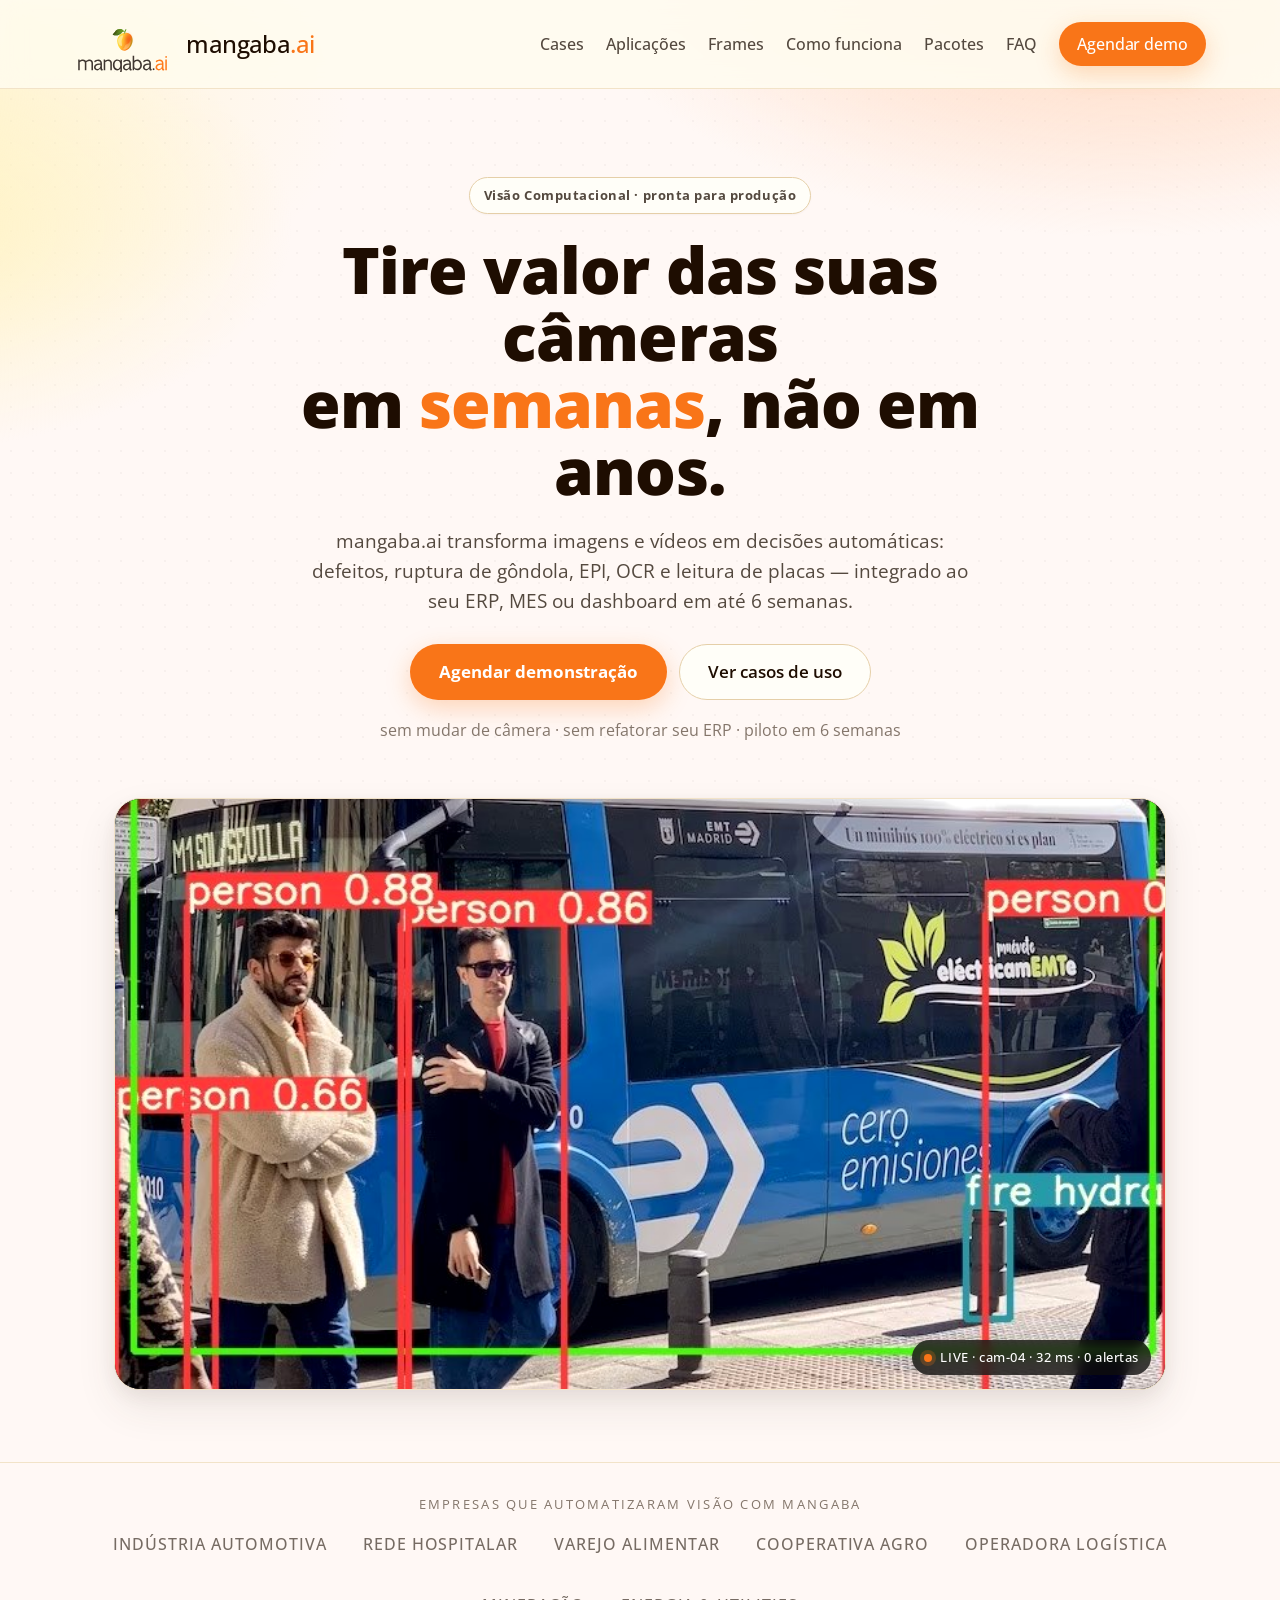
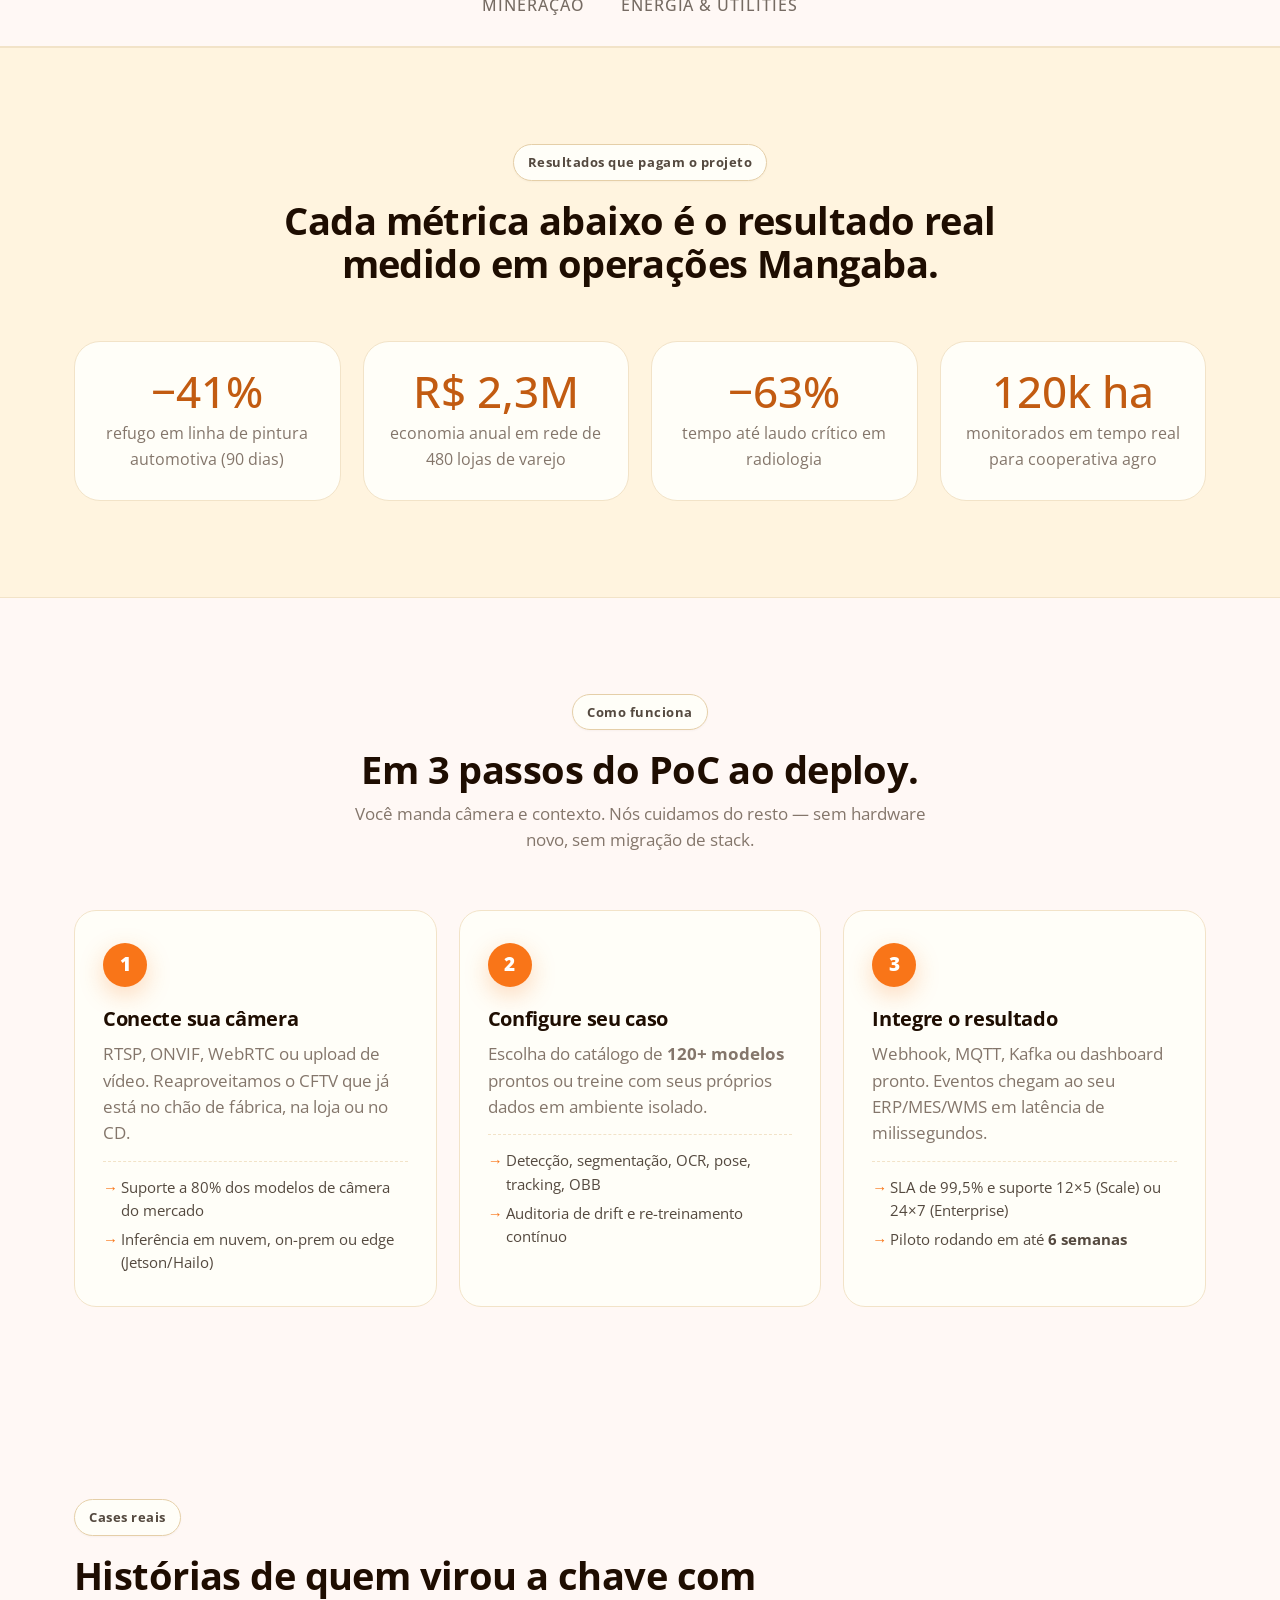
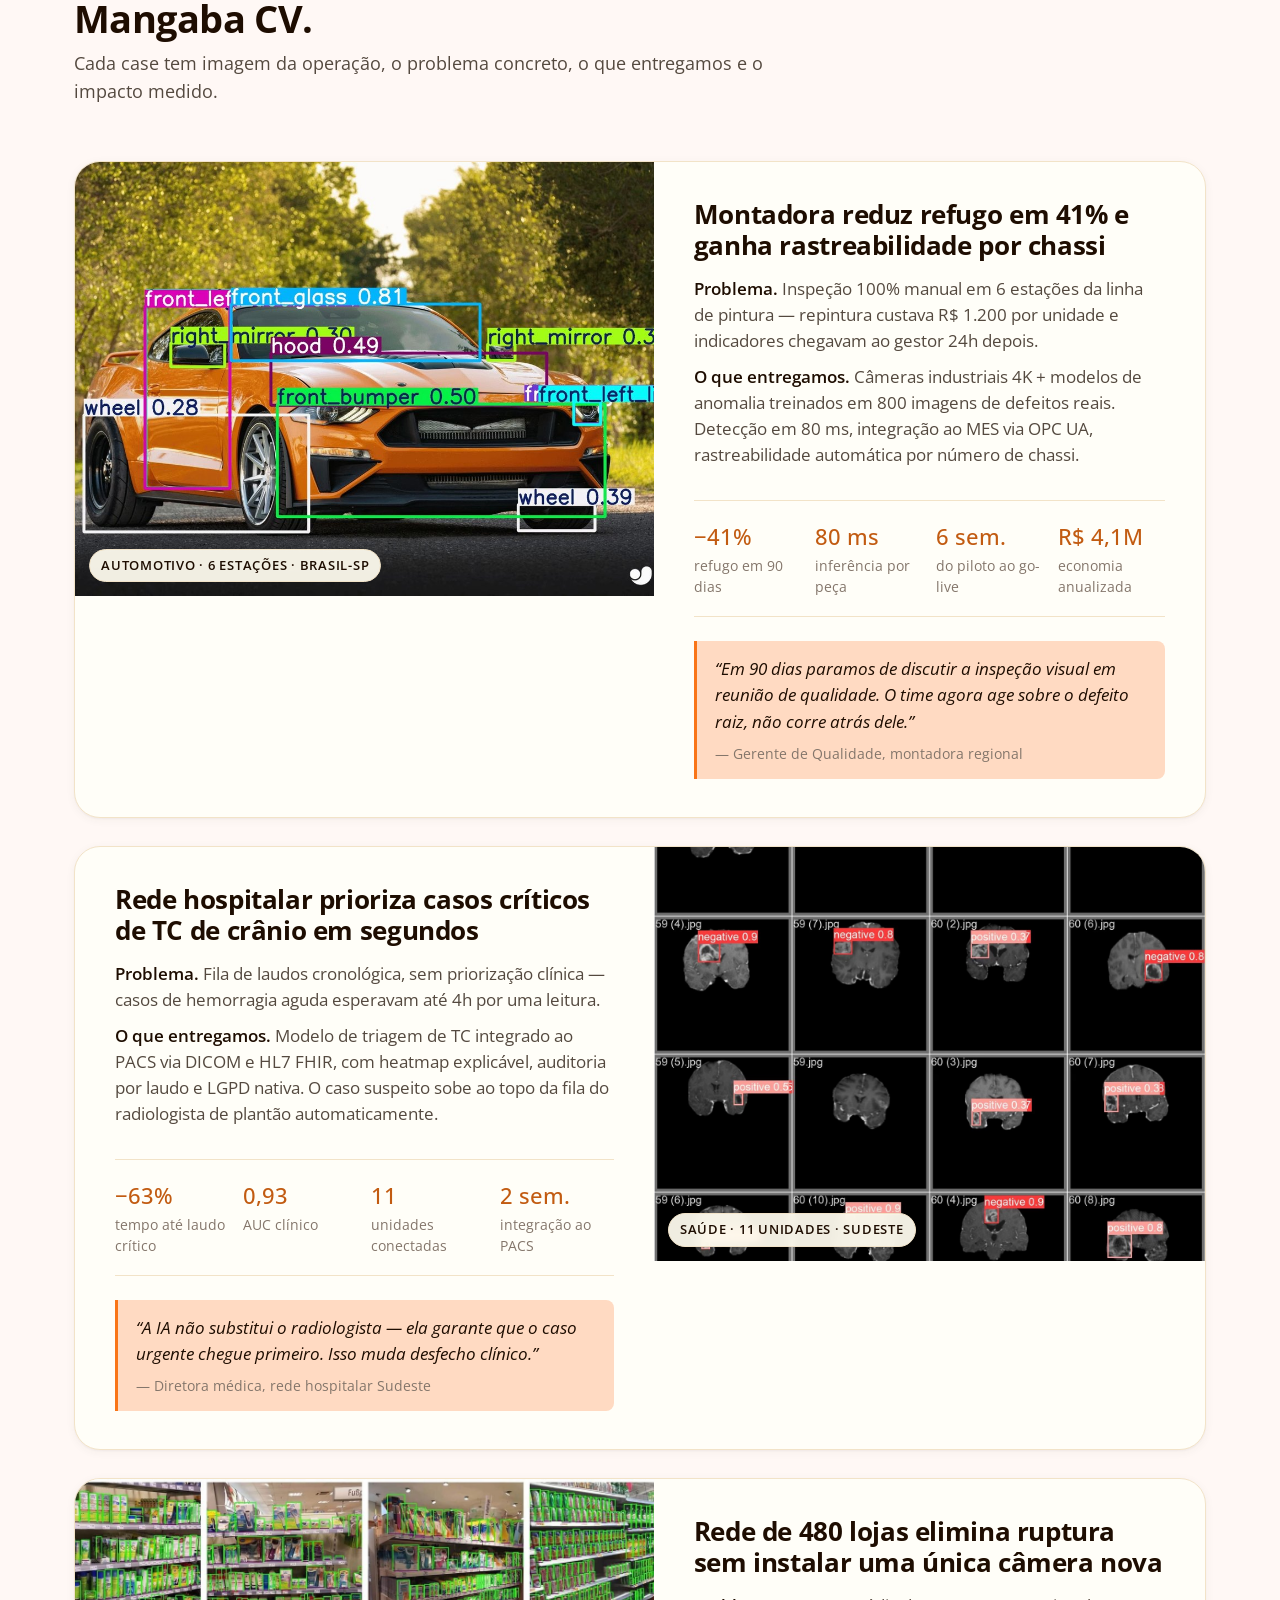
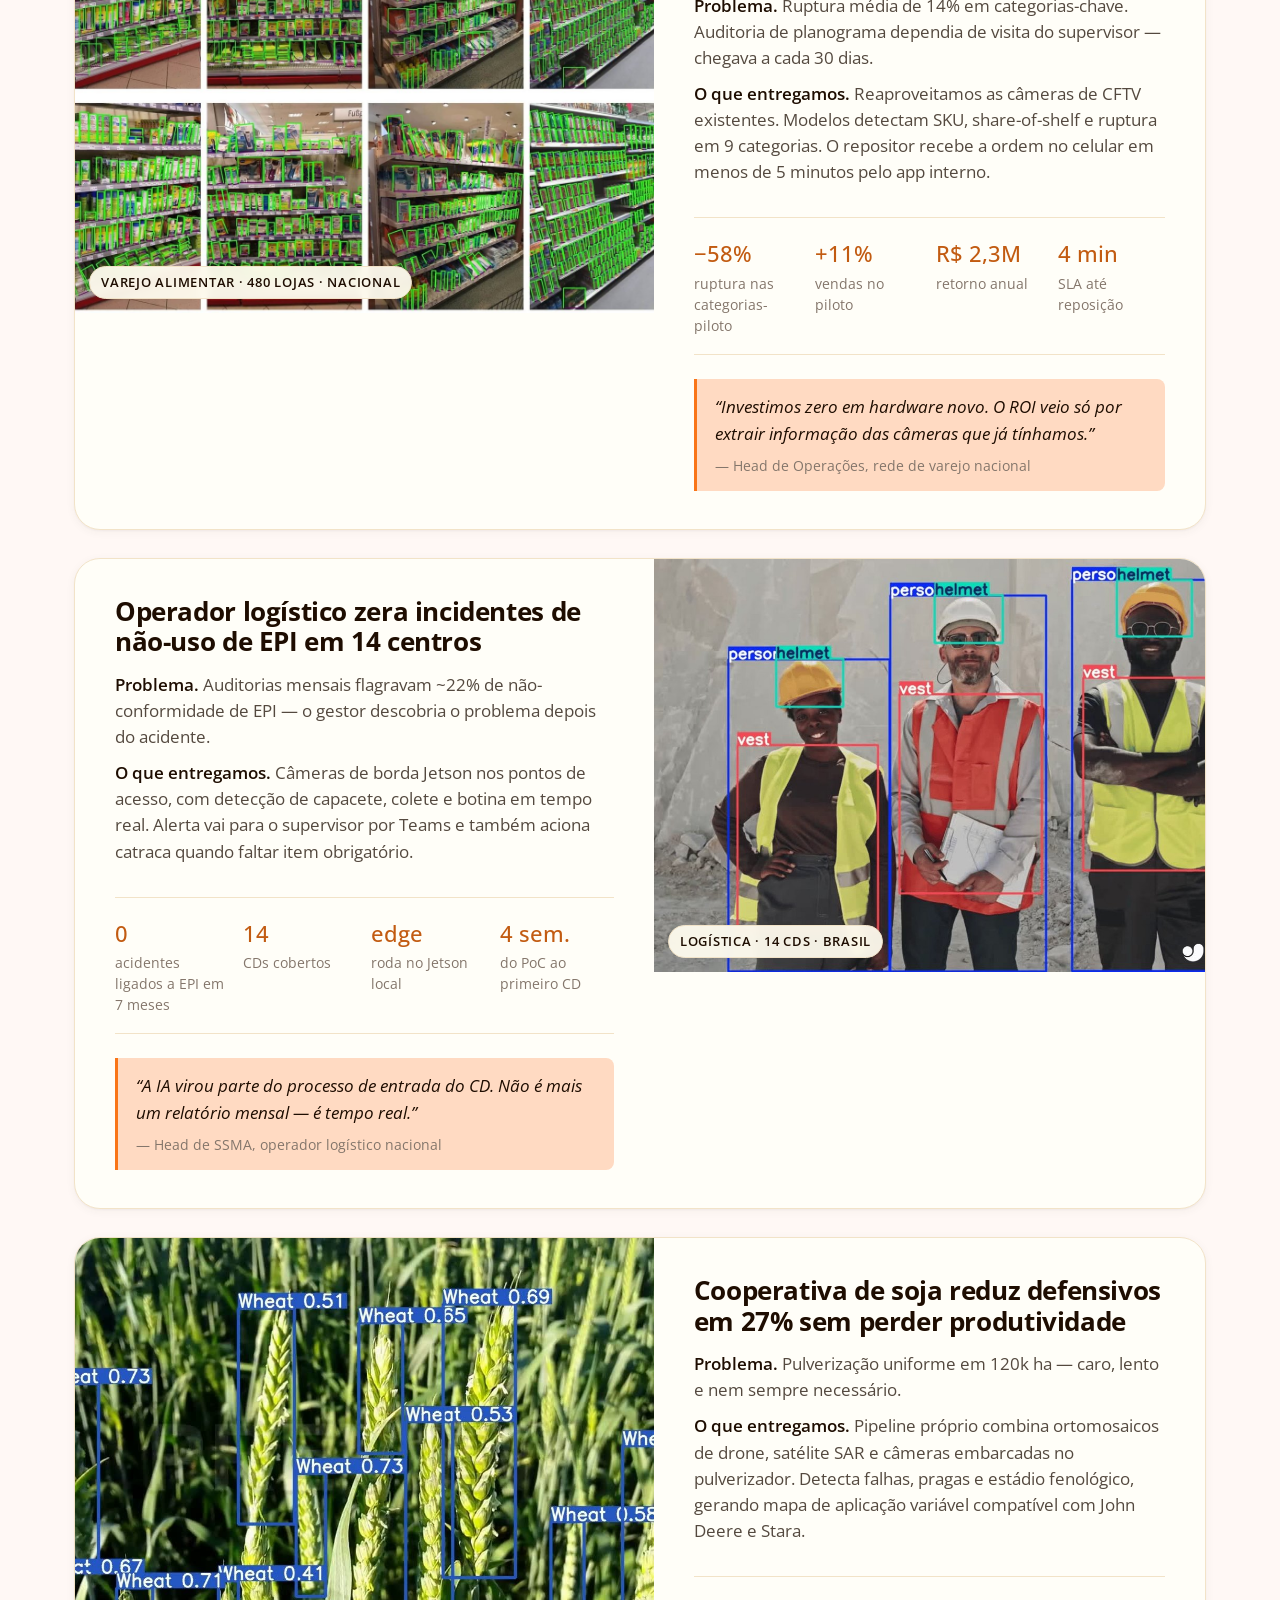
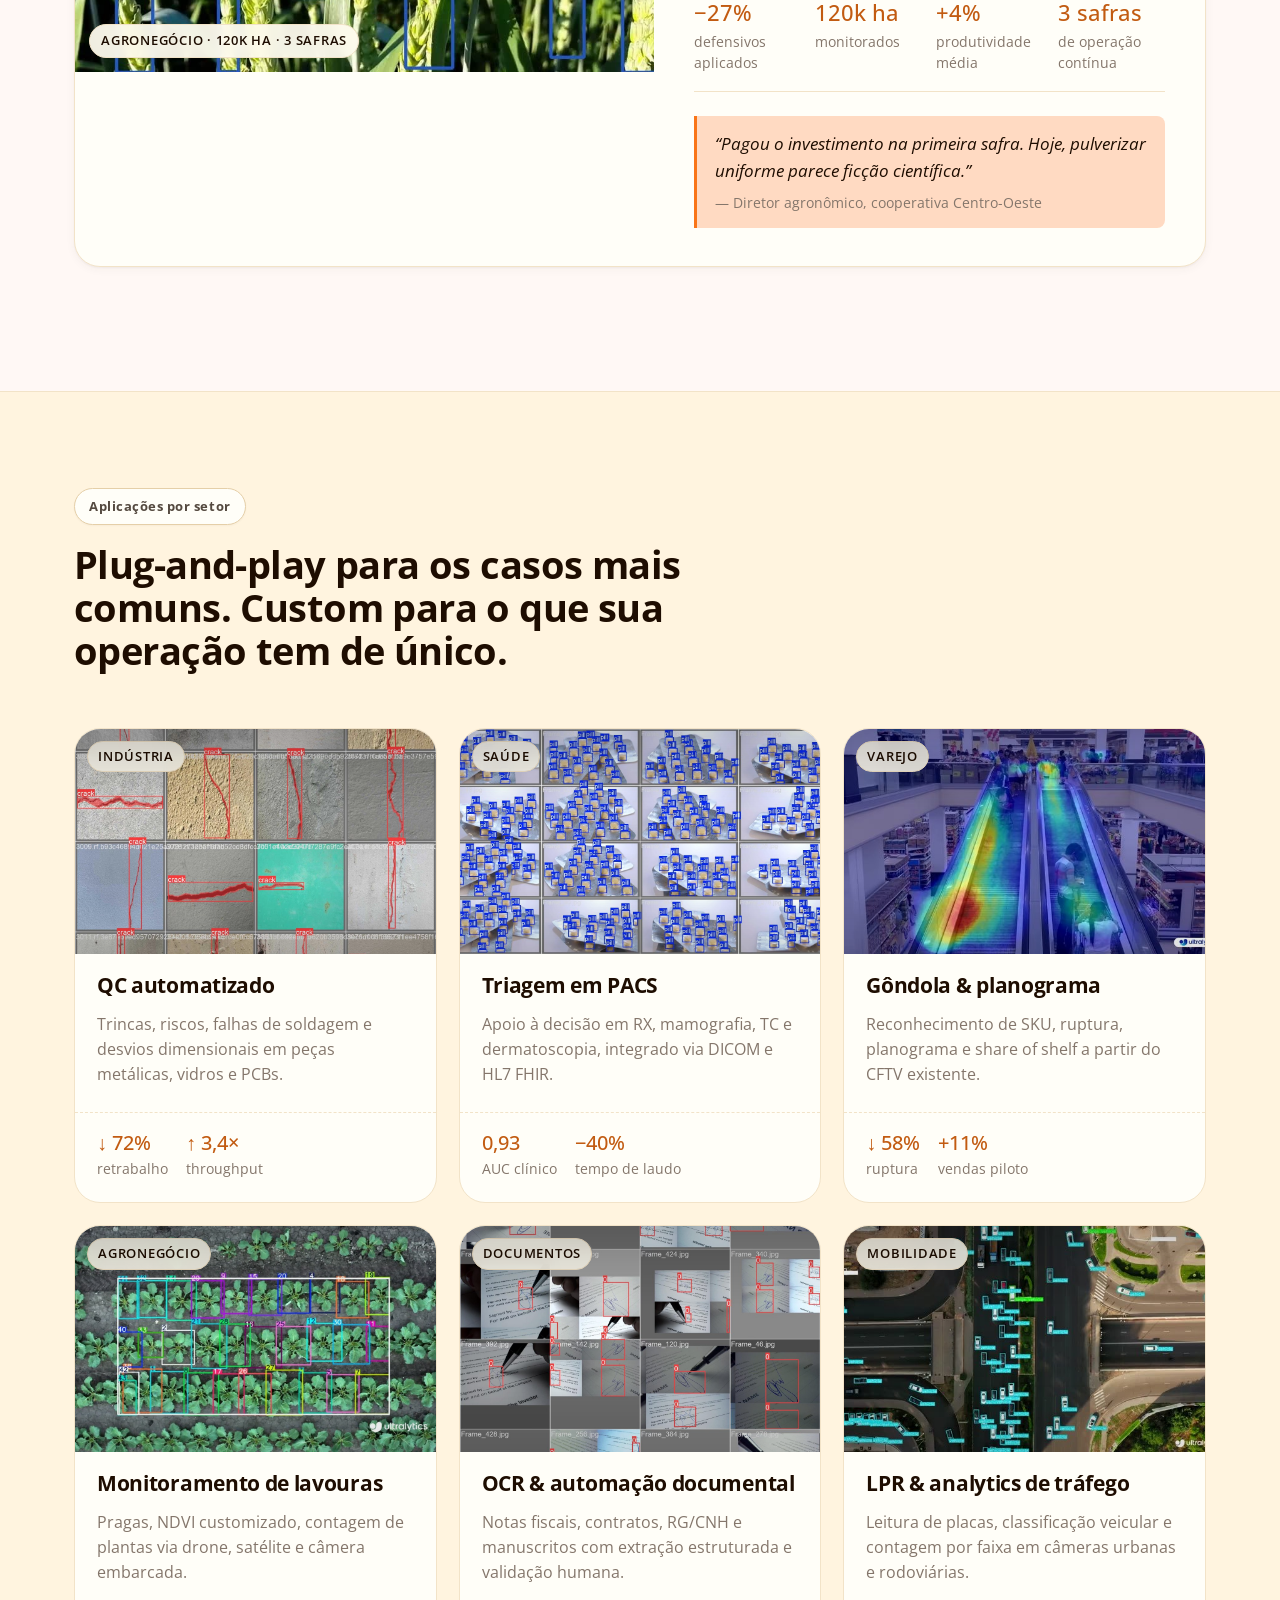
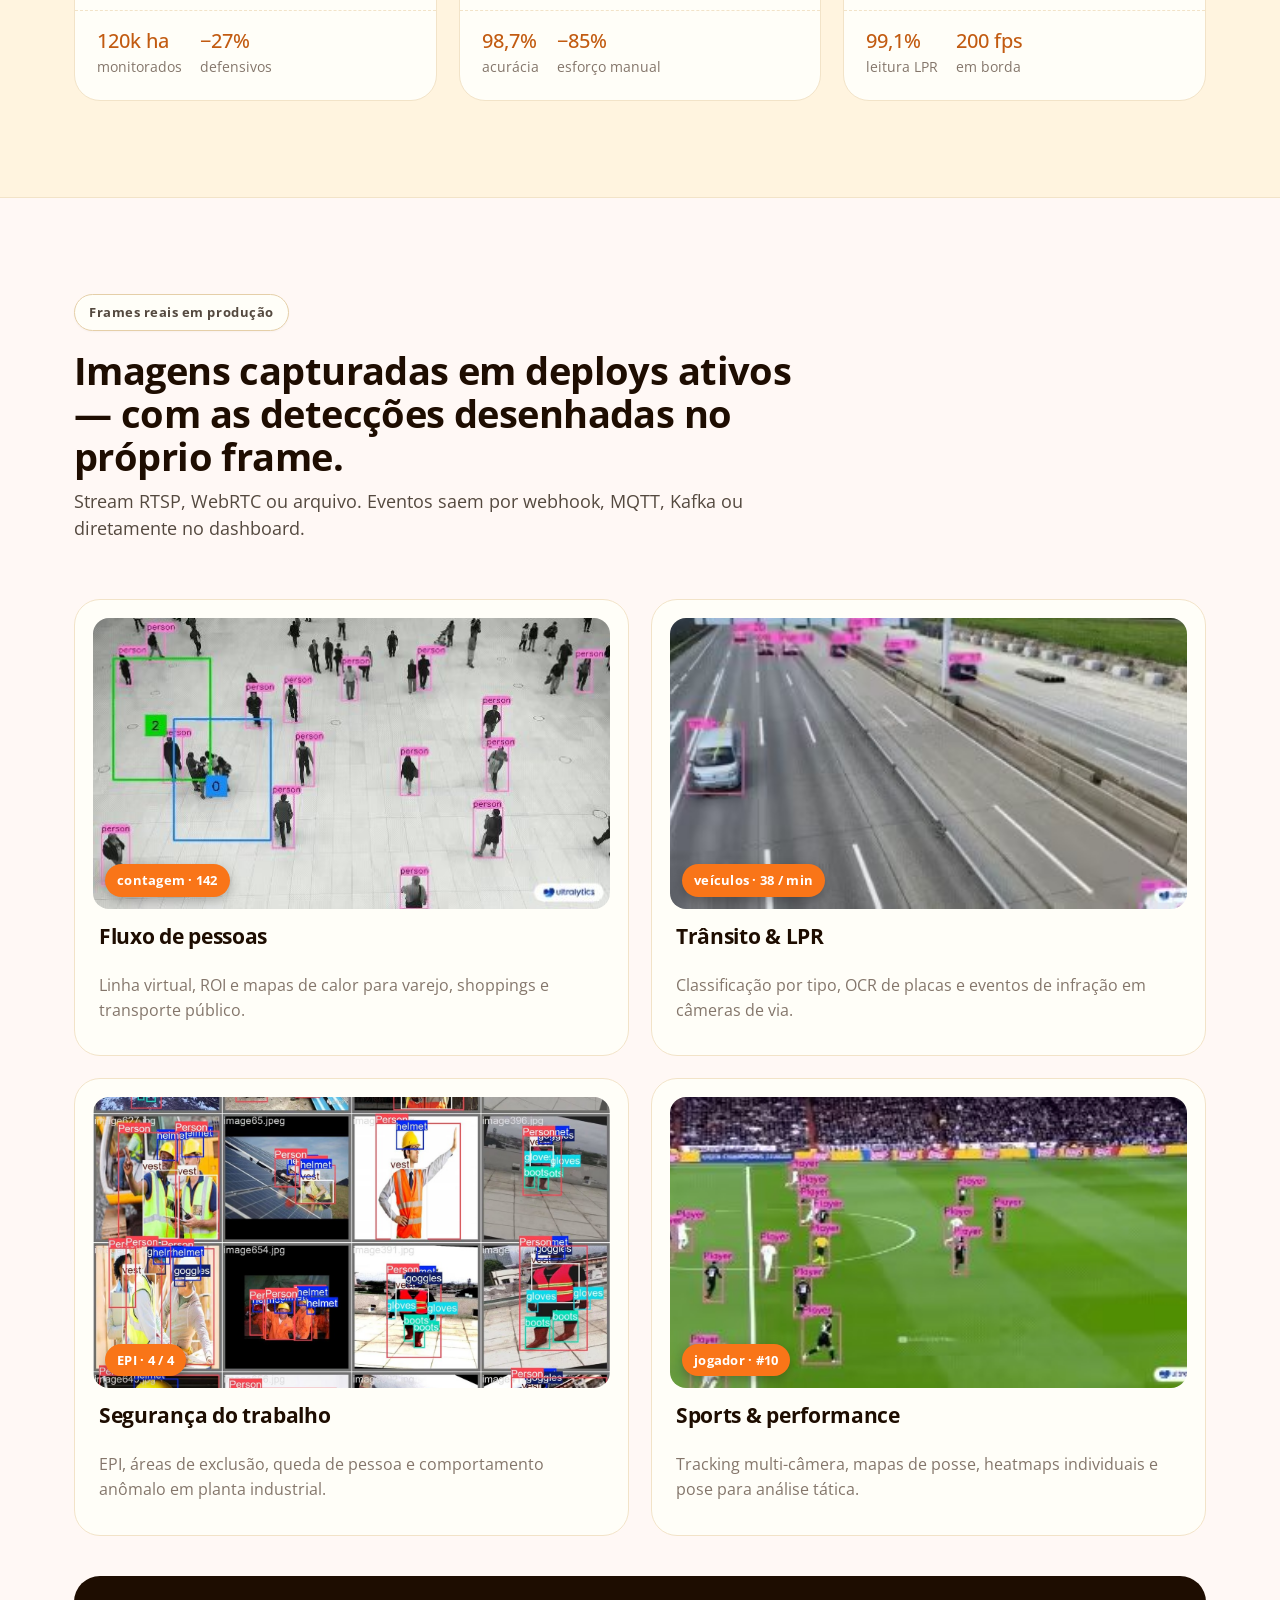
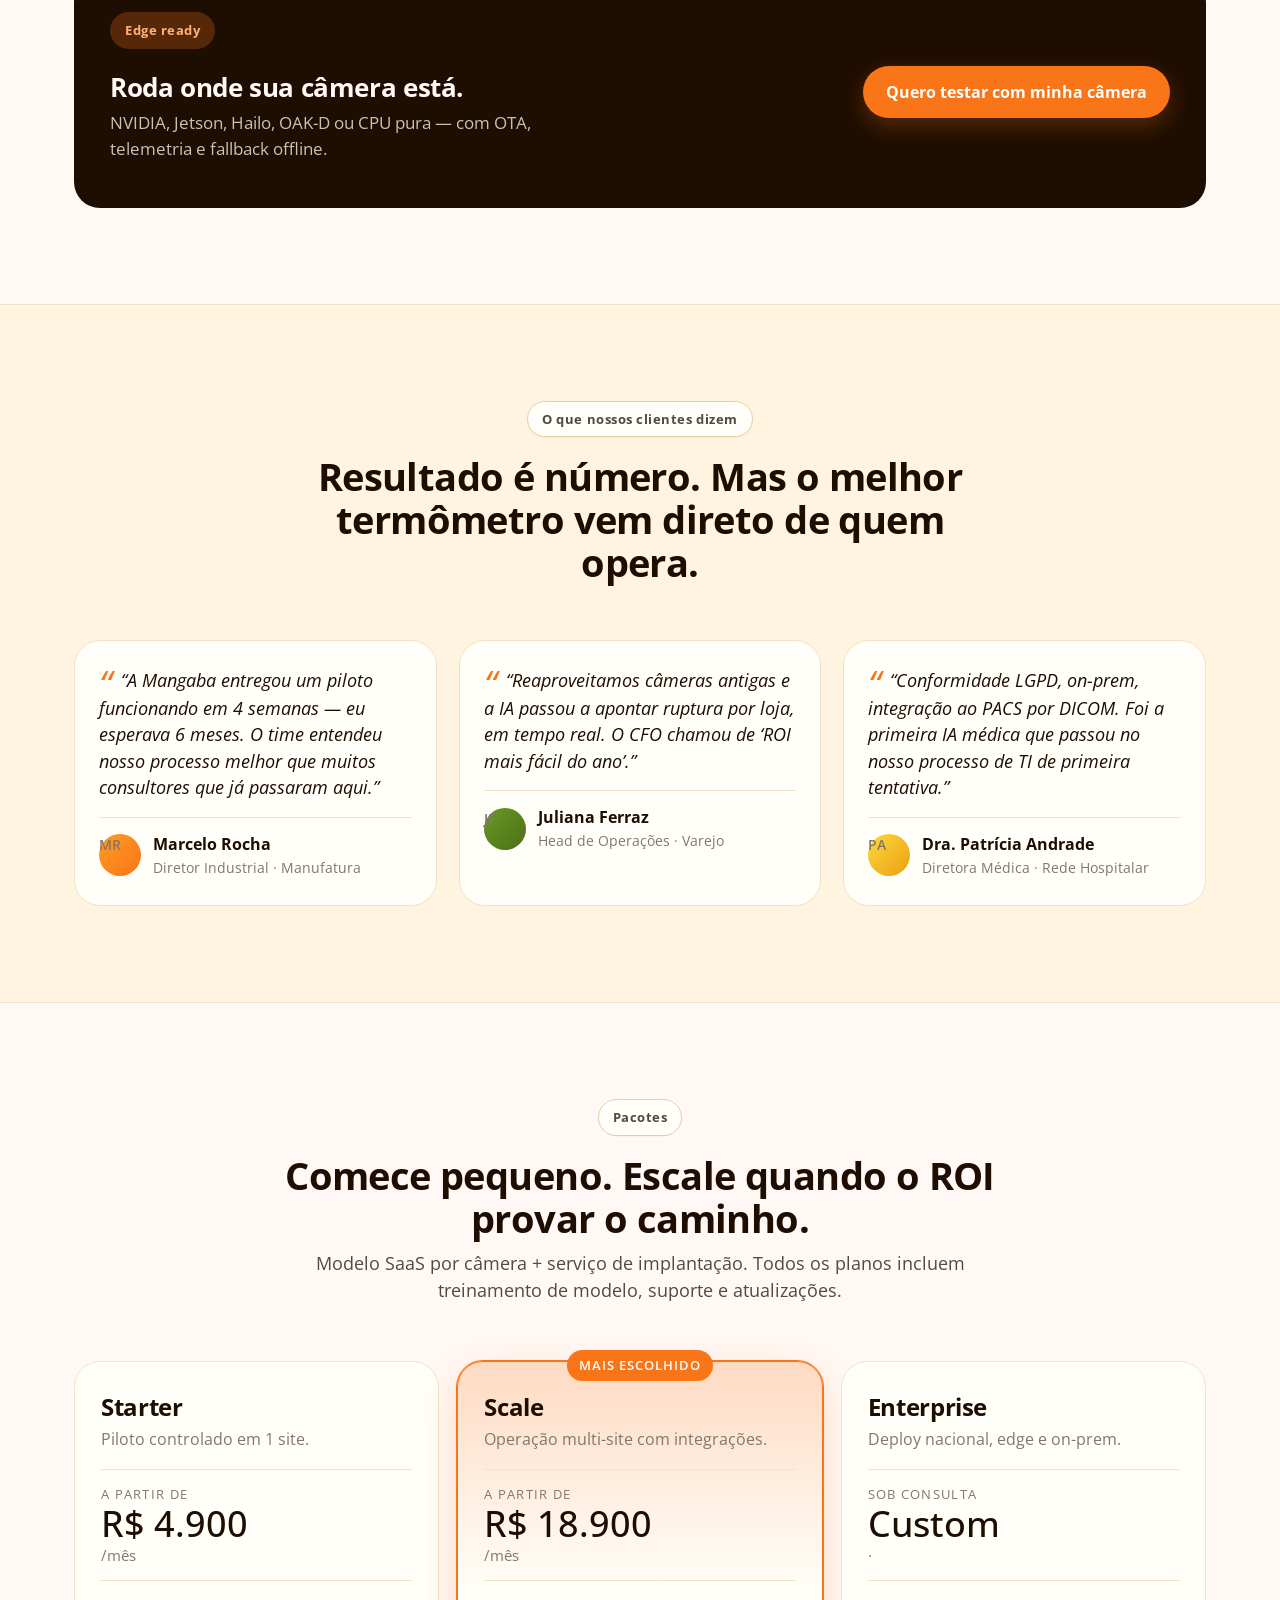
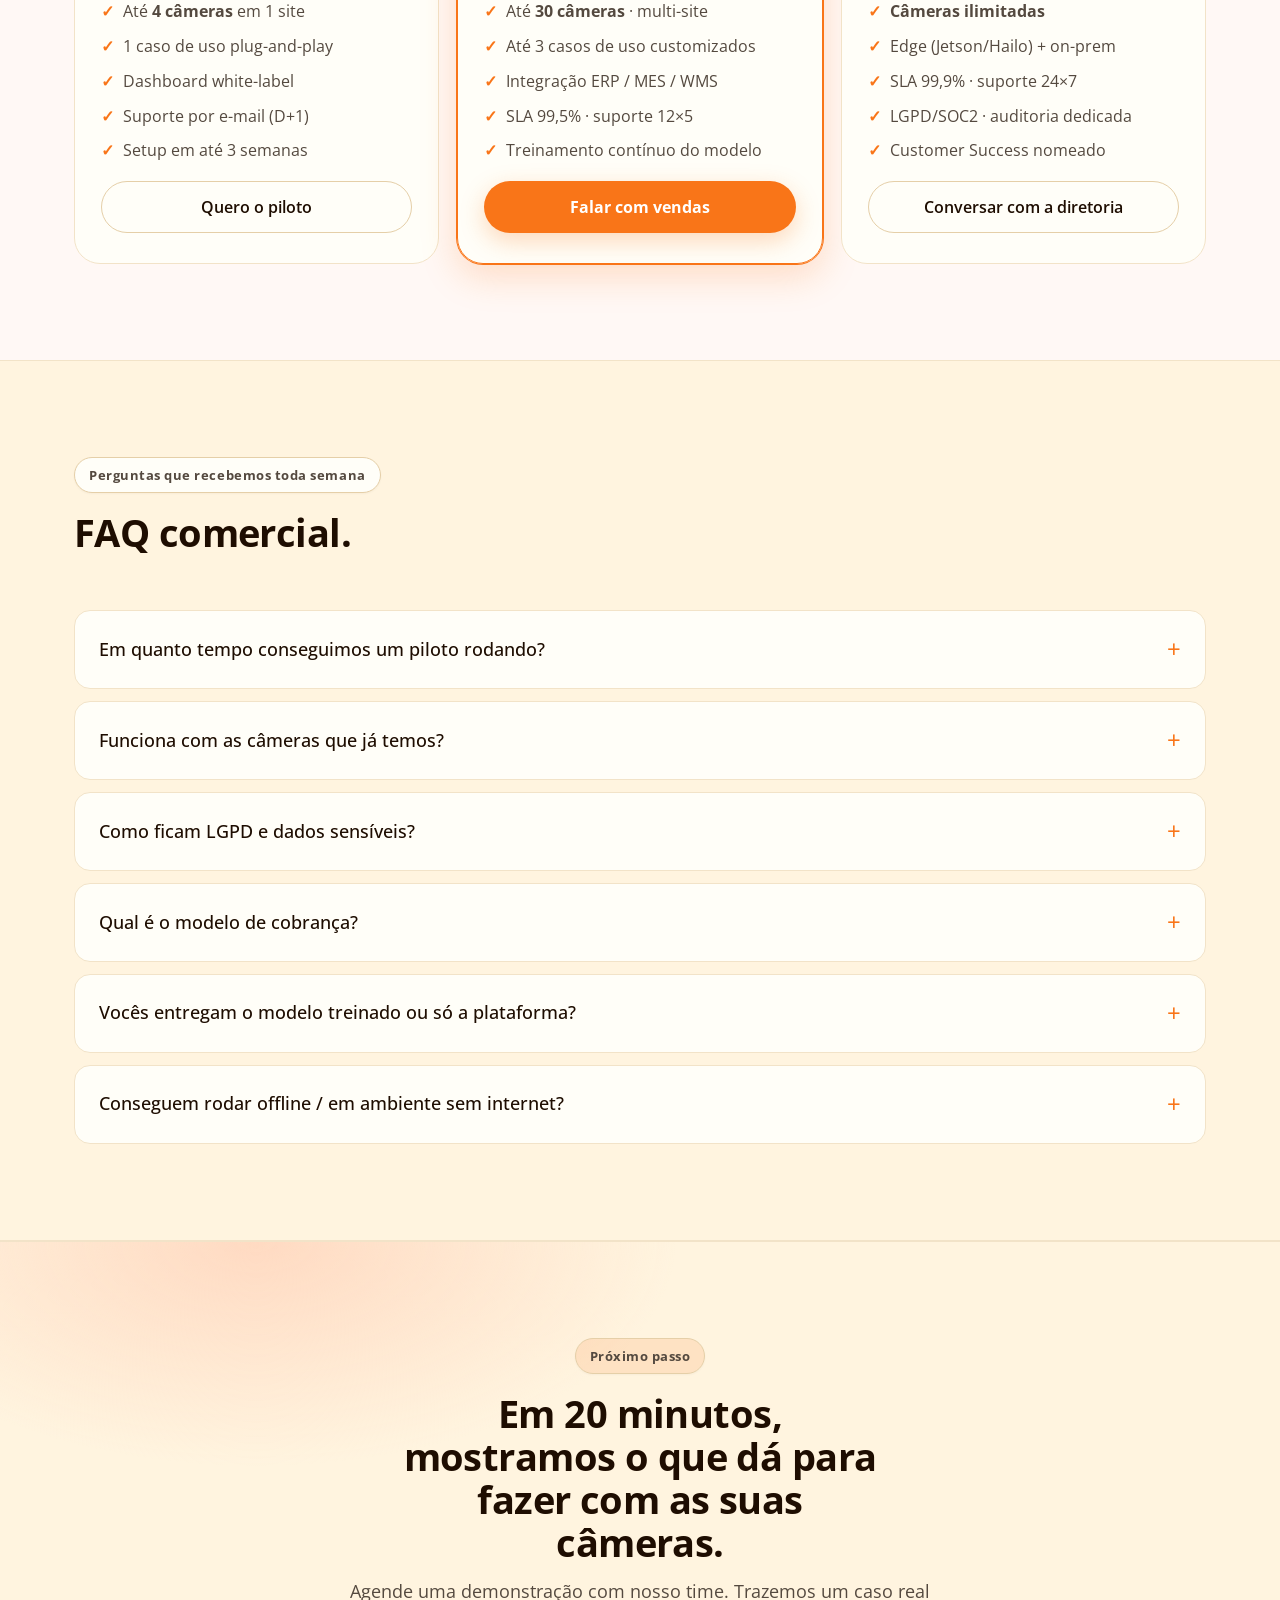
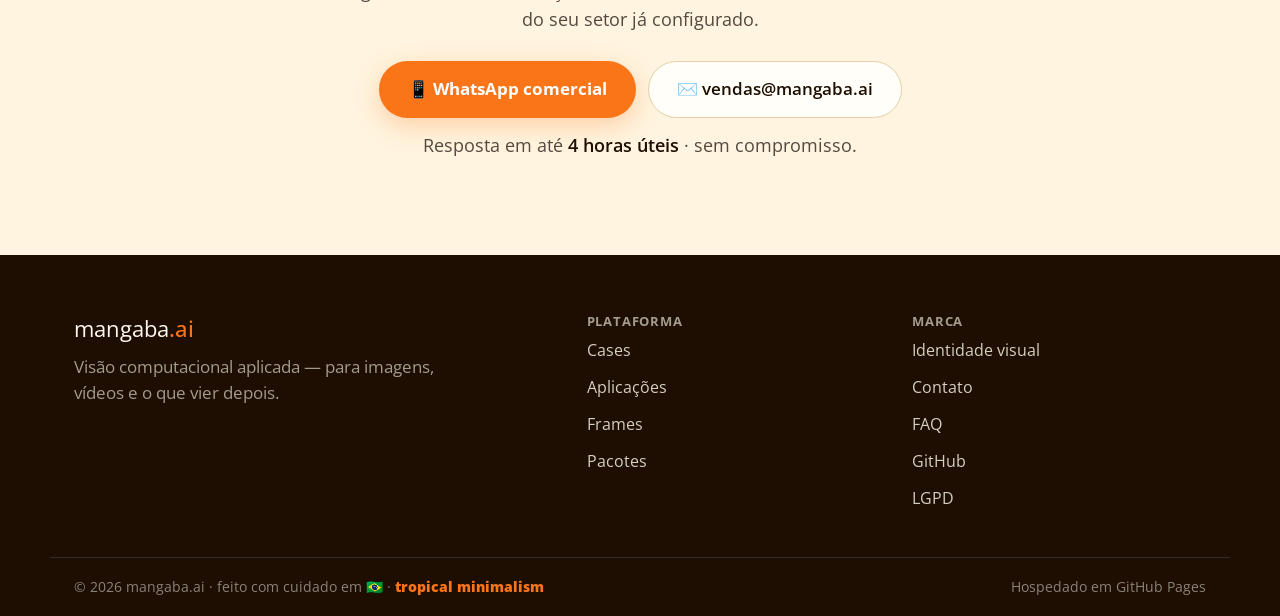
<file: index.html>
<!DOCTYPE html>

<html lang="pt-BR">
<head>
<meta charset="utf-8"/>
<meta content="width=device-width, initial-scale=1.0" name="viewport"/>
<meta content="Mangaba AI — Visão Computacional aplicada. Reduza retrabalho, ruptura e tempo de laudo com IA visual em produção. Cases reais em indústria, varejo, saúde e agro." name="description"/>
<meta content="#FFF8F5" name="theme-color"/>
<meta content="mangaba.ai · Visão Computacional para sua operação" property="og:title"/>
<meta content="Detecção, OCR e analytics de vídeo em produção. Veja cases reais com ROI mensurável." property="og:description"/>
<meta content="website" property="og:type"/>
<title>mangaba.ai · Visão Computacional para sua operação</title>
<link href="https://fonts.googleapis.com" rel="preconnect"/>
<link crossorigin="" href="https://fonts.gstatic.com" rel="preconnect"/>
<link href="https://fonts.googleapis.com/css2?family=Open+Sans:wght@400;500;600;700;800&amp;display=swap" rel="stylesheet"/>
<link href="assets/styles.css" rel="stylesheet"/>
<link href="brand-logo.svg" rel="icon" type="image/svg+xml"/>
</head>
<body>
<!-- ============== NAV ============== -->
<header class="nav">
<div class="nav__inner">
<a aria-label="mangaba.ai" class="brand" href="#top">
<span aria-hidden="true" class="brand__mark">
<img src="brand-logo.svg" alt="Mangaba.ai" height="56" style="height:56px;width:auto;border-radius:8px;display:block"/>
</span>
<span class="brand__name">mangaba<span class="brand__dot">.ai</span></span>
</a>
<nav class="nav__links">
<a href="#cases">Cases</a>
<a href="#aplicacoes">Aplicações</a>
<a href="#video">Frames</a>
<a href="#como-funciona">Como funciona</a>
<a href="#pacotes">Pacotes</a>
<a href="#faq">FAQ</a>
<a class="nav__cta" href="https://wa.me/5500000000000?text=Quero%20conhecer%20o%20Mangaba%20CV" rel="noopener" target="_blank">Agendar demo</a>
</nav>
</div>
</header>
<!-- ============== HERO — centered single column (mangabapixel format) ============== -->
<section class="hero" id="top">
<div class="hero__inner">
<span class="eyebrow">Visão Computacional · pronta para produção</span>
<h1 class="hero__title">
Tire valor das suas câmeras<br/>
em <em>semanas</em>, não em anos.
</h1>
<p class="hero__lede">
  mangaba.ai transforma imagens e vídeos em decisões automáticas:
  defeitos, ruptura de gôndola, EPI, OCR e leitura de placas —
  integrado ao seu ERP, MES ou dashboard em até 6 semanas.
</p>
<div class="hero__cta">
<a class="btn btn--primary btn--lg" href="#contato">Agendar demonstração</a>
<a class="btn btn--ghost btn--lg" href="#cases">Ver casos de uso</a>
</div>
<p class="hero__proof">
sem mudar de câmera · sem refatorar seu ERP · piloto em 6 semanas
</p>
<div class="hero__media">
<img alt="Detecção YOLO de ônibus e pedestres em via urbana" loading="lazy" src="assets/cases/hero.jpg"/>
<div class="hero__hud">
<span class="dot"></span> LIVE · cam-04 · 32 ms · 0 alertas
</div>
</div>
</div>
</section>
<!-- ============== TRUST STRIP ============== -->
<section class="trust">
<div class="container">
<p class="trust__title">Empresas que automatizaram visão com Mangaba</p>
<div aria-hidden="true" class="trust__row">
<span>INDÚSTRIA AUTOMOTIVA</span>
<span>REDE HOSPITALAR</span>
<span>VAREJO ALIMENTAR</span>
<span>COOPERATIVA AGRO</span>
<span>OPERADORA LOGÍSTICA</span>
<span>MINERAÇÃO</span>
<span>ENERGIA &amp; UTILITIES</span>
</div>
</div>
</section>
<!-- ============== IMPACT STATS ============== -->
<section class="section section--alt" id="impacto">
<div class="container">
<div class="section__head section__head--center">
<span class="eyebrow">Resultados que pagam o projeto</span>
<h2>Cada métrica abaixo é o resultado real medido em operações Mangaba.</h2>
</div>
<div class="impact-grid">
<div class="impact">
<b>−41%</b>
<span>refugo em linha de pintura automotiva (90 dias)</span>
</div>
<div class="impact">
<b>R$ 2,3M</b>
<span>economia anual em rede de 480 lojas de varejo</span>
</div>
<div class="impact">
<b>−63%</b>
<span>tempo até laudo crítico em radiologia</span>
</div>
<div class="impact">
<b>120k ha</b>
<span>monitorados em tempo real para cooperativa agro</span>
</div>
</div>
</div>
</section>
<!-- ============== COMO FUNCIONA — 3-step process ============== -->
<section class="section how" id="como-funciona">
<div class="container">
<div class="how__head">
<span class="eyebrow">Como funciona</span>
<h2>Em 3 passos do PoC ao deploy.</h2>
<p>Você manda câmera e contexto. Nós cuidamos do resto — sem hardware novo, sem migração de stack.</p>
</div>
<div class="how__steps">
<article class="how__step">
<div class="how__num">1</div>
<h3>Conecte sua câmera</h3>
<p>RTSP, ONVIF, WebRTC ou upload de vídeo. Reaproveitamos o CFTV que já está no chão de fábrica, na loja ou no CD.</p>
<ul>
<li>Suporte a 80% dos modelos de câmera do mercado</li>
<li>Inferência em nuvem, on-prem ou edge (Jetson/Hailo)</li>
</ul>
</article>
<article class="how__step">
<div class="how__num">2</div>
<h3>Configure seu caso</h3>
<p>Escolha do catálogo de <b>120+ modelos</b> prontos ou treine com seus próprios dados em ambiente isolado.</p>
<ul>
<li>Detecção, segmentação, OCR, pose, tracking, OBB</li>
<li>Auditoria de drift e re-treinamento contínuo</li>
</ul>
</article>
<article class="how__step">
<div class="how__num">3</div>
<h3>Integre o resultado</h3>
<p>Webhook, MQTT, Kafka ou dashboard pronto. Eventos chegam ao seu ERP/MES/WMS em latência de milissegundos.</p>
<ul>
<li>SLA de 99,5% e suporte 12×5 (Scale) ou 24×7 (Enterprise)</li>
<li>Piloto rodando em até <b>6 semanas</b></li>
</ul>
</article>
</div>
</div>
</section>
<!-- ============== CASES (REAIS, RICOS, COMERCIAIS) ============== -->
<section class="section" id="cases">
<div class="container">
<div class="section__head">
<span class="eyebrow">Cases reais</span>
<h2>Histórias de quem virou a chave com Mangaba CV.</h2>
<p>Cada case tem imagem da operação, o problema concreto, o que entregamos e o impacto medido.</p>
</div>
<!-- ===== CASE 1: AUTOMOTIVO ===== -->
<article class="rcase">
<div class="rcase__media">
<img alt="Detecção de peças automotivas com bounding boxes por componente" loading="lazy" src="assets/cases/case-auto.jpg"/>

<span class="rcase__pill">Automotivo · 6 estações · Brasil-SP</span>
</div>
<div class="rcase__body">
<h3>Montadora reduz refugo em 41% e ganha rastreabilidade por chassi</h3>
<p class="rcase__problem">
<b>Problema.</b> Inspeção 100% manual em 6 estações da linha de pintura — repintura
          custava R$ 1.200 por unidade e indicadores chegavam ao gestor 24h depois.
        </p>
<p class="rcase__solution">
<b>O que entregamos.</b> Câmeras industriais 4K + modelos de anomalia treinados em
          800 imagens de defeitos reais. Detecção em 80 ms, integração ao MES via OPC UA,
          rastreabilidade automática por número de chassi.
        </p>
<div class="rcase__stats">
<div><b>−41%</b><span>refugo em 90 dias</span></div>
<div><b>80 ms</b><span>inferência por peça</span></div>
<div><b>6 sem.</b><span>do piloto ao go-live</span></div>
<div><b>R$ 4,1M</b><span>economia anualizada</span></div>
</div>
<blockquote class="rcase__quote">
          “Em 90 dias paramos de discutir a inspeção visual em reunião de qualidade.
          O time agora age sobre o defeito raiz, não corre atrás dele.”
          <cite>— Gerente de Qualidade, montadora regional</cite>
</blockquote>
</div>
</article>
<!-- ===== CASE 2: SAÚDE ===== -->
<article class="rcase rcase--reverse">
<div class="rcase__media">
<img alt="Triagem de TCs cerebrais com classificação positive/negative" loading="lazy" src="assets/cases/case-saude.jpg"/>

<span class="rcase__pill">Saúde · 11 unidades · Sudeste</span>
</div>
<div class="rcase__body">
<h3>Rede hospitalar prioriza casos críticos de TC de crânio em segundos</h3>
<p class="rcase__problem">
<b>Problema.</b> Fila de laudos cronológica, sem priorização clínica — casos
          de hemorragia aguda esperavam até 4h por uma leitura.
        </p>
<p class="rcase__solution">
<b>O que entregamos.</b> Modelo de triagem de TC integrado ao PACS via DICOM e HL7 FHIR,
          com heatmap explicável, auditoria por laudo e LGPD nativa. O caso suspeito sobe ao topo
          da fila do radiologista de plantão automaticamente.
        </p>
<div class="rcase__stats">
<div><b>−63%</b><span>tempo até laudo crítico</span></div>
<div><b>0,93</b><span>AUC clínico</span></div>
<div><b>11</b><span>unidades conectadas</span></div>
<div><b>2 sem.</b><span>integração ao PACS</span></div>
</div>
<blockquote class="rcase__quote">
          “A IA não substitui o radiologista — ela garante que o caso urgente
          chegue primeiro. Isso muda desfecho clínico.”
          <cite>— Diretora médica, rede hospitalar Sudeste</cite>
</blockquote>
</div>
</article>
<!-- ===== CASE 3: VAREJO ===== -->
<article class="rcase">
<div class="rcase__media">
<img alt="Detecção densa de SKUs em gôndolas de varejo" loading="lazy" src="assets/cases/case-varejo.jpg"/>

<span class="rcase__pill">Varejo alimentar · 480 lojas · Nacional</span>
</div>
<div class="rcase__body">
<h3>Rede de 480 lojas elimina ruptura sem instalar uma única câmera nova</h3>
<p class="rcase__problem">
<b>Problema.</b> Ruptura média de 14% em categorias-chave. Auditoria de planograma
          dependia de visita do supervisor — chegava a cada 30 dias.
        </p>
<p class="rcase__solution">
<b>O que entregamos.</b> Reaproveitamos as câmeras de CFTV existentes. Modelos detectam
          SKU, share-of-shelf e ruptura em 9 categorias. O repositor recebe a ordem no celular em
          menos de 5 minutos pelo app interno.
        </p>
<div class="rcase__stats">
<div><b>−58%</b><span>ruptura nas categorias-piloto</span></div>
<div><b>+11%</b><span>vendas no piloto</span></div>
<div><b>R$ 2,3M</b><span>retorno anual</span></div>
<div><b>4 min</b><span>SLA até reposição</span></div>
</div>
<blockquote class="rcase__quote">
          “Investimos zero em hardware novo. O ROI veio só por extrair informação
          das câmeras que já tínhamos.”
          <cite>— Head de Operações, rede de varejo nacional</cite>
</blockquote>
</div>
</article>
<!-- ===== CASE 4: SEGURANÇA DO TRABALHO ===== -->
<article class="rcase rcase--reverse">
<div class="rcase__media">
<img alt="Detecção de EPI (helmet, vest) em operadores de campo" loading="lazy" src="assets/cases/case-logistica.jpg"/>

<span class="rcase__pill">Logística · 14 CDs · Brasil</span>
</div>
<div class="rcase__body">
<h3>Operador logístico zera incidentes de não-uso de EPI em 14 centros</h3>
<p class="rcase__problem">
<b>Problema.</b> Auditorias mensais flagravam ~22% de não-conformidade de EPI —
          o gestor descobria o problema depois do acidente.
        </p>
<p class="rcase__solution">
<b>O que entregamos.</b> Câmeras de borda Jetson nos pontos de acesso, com detecção
          de capacete, colete e botina em tempo real. Alerta vai para o supervisor por Teams e
          também aciona catraca quando faltar item obrigatório.
        </p>
<div class="rcase__stats">
<div><b>0</b><span>acidentes ligados a EPI em 7 meses</span></div>
<div><b>14</b><span>CDs cobertos</span></div>
<div><b>edge</b><span>roda no Jetson local</span></div>
<div><b>4 sem.</b><span>do PoC ao primeiro CD</span></div>
</div>
<blockquote class="rcase__quote">
          “A IA virou parte do processo de entrada do CD. Não é mais um relatório
          mensal — é tempo real.”
          <cite>— Head de SSMA, operador logístico nacional</cite>
</blockquote>
</div>
</article>
<!-- ===== CASE 5: AGRO ===== -->
<article class="rcase">
<div class="rcase__media">
<img alt="Detecção de espigas de trigo em lavoura" loading="lazy" src="assets/cases/case-agro.jpg"/>

<span class="rcase__pill">Agronegócio · 120k ha · 3 safras</span>
</div>
<div class="rcase__body">
<h3>Cooperativa de soja reduz defensivos em 27% sem perder produtividade</h3>
<p class="rcase__problem">
<b>Problema.</b> Pulverização uniforme em 120k ha — caro, lento e nem sempre necessário.
        </p>
<p class="rcase__solution">
<b>O que entregamos.</b> Pipeline próprio combina ortomosaicos de drone, satélite SAR e
          câmeras embarcadas no pulverizador. Detecta falhas, pragas e estádio fenológico, gerando
          mapa de aplicação variável compatível com John Deere e Stara.
        </p>
<div class="rcase__stats">
<div><b>−27%</b><span>defensivos aplicados</span></div>
<div><b>120k ha</b><span>monitorados</span></div>
<div><b>+4%</b><span>produtividade média</span></div>
<div><b>3 safras</b><span>de operação contínua</span></div>
</div>
<blockquote class="rcase__quote">
          “Pagou o investimento na primeira safra. Hoje, pulverizar uniforme
          parece ficção científica.”
          <cite>— Diretor agronômico, cooperativa Centro-Oeste</cite>
</blockquote>
</div>
</article>
</div>
</section>
<!-- ============== APLICAÇÕES POR SETOR (quick grid) ============== -->
<section class="section section--alt" id="aplicacoes">
<div class="container">
<div class="section__head">
<span class="eyebrow">Aplicações por setor</span>
<h2>Plug-and-play para os casos mais comuns. Custom para o que sua operação tem de único.</h2>
</div>
<div class="app-grid">
<article class="app">
<div class="app__img">
<img alt="Segmentação de trincas em superfícies industriais" loading="lazy" src="assets/cases/app-industria.jpg"/>

<span class="tag">Indústria</span>
</div>
<h3>QC automatizado</h3>
<p>Trincas, riscos, falhas de soldagem e desvios dimensionais em peças metálicas, vidros e PCBs.</p>
<ul class="kpi">
<li><b>↓ 72%</b> retrabalho</li>
<li><b>↑ 3,4×</b> throughput</li>
</ul>
</article>
<article class="app">
<div class="app__img">
<img alt="Detecção de pílulas em ambiente farmacêutico" loading="lazy" src="assets/cases/app-saude.jpg"/>

<span class="tag">Saúde</span>
</div>
<h3>Triagem em PACS</h3>
<p>Apoio à decisão em RX, mamografia, TC e dermatoscopia, integrado via DICOM e HL7 FHIR.</p>
<ul class="kpi">
<li><b>0,93</b> AUC clínico</li>
<li><b>−40%</b> tempo de laudo</li>
</ul>
</article>
<article class="app">
<div class="app__img">
<img alt="Heatmap de fluxo de clientes em supermercado" loading="lazy" src="assets/cases/app-varejo.jpg"/>

<span class="tag">Varejo</span>
</div>
<h3>Gôndola &amp; planograma</h3>
<p>Reconhecimento de SKU, ruptura, planograma e share of shelf a partir do CFTV existente.</p>
<ul class="kpi">
<li><b>↓ 58%</b> ruptura</li>
<li><b>+11%</b> vendas piloto</li>
</ul>
</article>
<article class="app">
<div class="app__img">
<img alt="Rastreio de plantas individuais em talhão" loading="lazy" src="assets/cases/app-agro.jpg"/>

<span class="tag">Agronegócio</span>
</div>
<h3>Monitoramento de lavouras</h3>
<p>Pragas, NDVI customizado, contagem de plantas via drone, satélite e câmera embarcada.</p>
<ul class="kpi">
<li><b>120k ha</b> monitorados</li>
<li><b>−27%</b> defensivos</li>
</ul>
</article>
<article class="app">
<div class="app__img">
<img alt="Detecção de assinaturas em documentos digitalizados" loading="lazy" src="assets/cases/app-documentos.jpg"/>

<span class="tag">Documentos</span>
</div>
<h3>OCR &amp; automação documental</h3>
<p>Notas fiscais, contratos, RG/CNH e manuscritos com extração estruturada e validação humana.</p>
<ul class="kpi">
<li><b>98,7%</b> acurácia</li>
<li><b>−85%</b> esforço manual</li>
</ul>
</article>
<article class="app">
<div class="app__img">
<img alt="Detecção OBB de veículos em vista aérea de rodovia" loading="lazy" src="assets/cases/app-mobilidade.jpg"/>

<span class="tag">Mobilidade</span>
</div>
<h3>LPR &amp; analytics de tráfego</h3>
<p>Leitura de placas, classificação veicular e contagem por faixa em câmeras urbanas e rodoviárias.</p>
<ul class="kpi">
<li><b>99,1%</b> leitura LPR</li>
<li><b>200 fps</b> em borda</li>
</ul>
</article>
</div>
</div>
</section>
<!-- ============== FRAMES REAIS DE APLICAÇÕES ============== -->
<section class="section" id="video">
<div class="container">
<div class="section__head">
<span class="eyebrow">Frames reais em produção</span>
<h2>Imagens capturadas em deploys ativos — com as detecções desenhadas no próprio frame.</h2>
<p>Stream RTSP, WebRTC ou arquivo. Eventos saem por webhook, MQTT, Kafka ou diretamente no dashboard.</p>
</div>
<div class="video-grid">
<article class="vcard">
<div class="vframe">
<img alt="Contagem de pessoas por região em praça pública" loading="lazy" src="assets/cases/frame-pessoas.jpg"/>

<div class="vframe__chip">contagem · 142</div>
</div>
<h3>Fluxo de pessoas</h3>
<p>Linha virtual, ROI e mapas de calor para varejo, shoppings e transporte público.</p>
</article>
<article class="vcard">
<div class="vframe">
<img alt="Rastreio de veículos em rodovia (track-IDs)" loading="lazy" src="assets/cases/frame-transito.jpg"/>

<div class="vframe__chip">veículos · 38 / min</div>
</div>
<h3>Trânsito &amp; LPR</h3>
<p>Classificação por tipo, OCR de placas e eventos de infração em câmeras de via.</p>
</article>
<article class="vcard">
<div class="vframe">
<img alt="Detecção de EPI em trabalhadores de construção" loading="lazy" src="assets/cases/frame-epi.jpg"/>

<div class="vframe__chip">EPI · 4 / 4</div>
</div>
<h3>Segurança do trabalho</h3>
<p>EPI, áreas de exclusão, queda de pessoa e comportamento anômalo em planta industrial.</p>
</article>
<article class="vcard">
<div class="vframe">
<img alt="Detecção de jogadores em partida de futebol" loading="lazy" src="assets/cases/frame-sports.jpg"/>

<div class="vframe__chip">jogador · #10</div>
</div>
<h3>Sports &amp; performance</h3>
<p>Tracking multi-câmera, mapas de posse, heatmaps individuais e pose para análise tática.</p>
</article>
</div>
<div class="callout">
<div>
<span class="eyebrow">Edge ready</span>
<h3>Roda onde sua câmera está.</h3>
<p>NVIDIA, Jetson, Hailo, OAK-D ou CPU pura — com OTA, telemetria e fallback offline.</p>
</div>
<a class="btn btn--primary" href="#contato">Quero testar com minha câmera</a>
</div>
</div>
</section>
<!-- ============== TESTIMONIALS ============== -->
<section class="section section--alt" id="depoimentos">
<div class="container">
<div class="section__head section__head--center">
<span class="eyebrow">O que nossos clientes dizem</span>
<h2>Resultado é número. Mas o melhor termômetro vem direto de quem opera.</h2>
</div>
<div class="quotes-grid">
<figure class="quote">
<blockquote>
          “A Mangaba entregou um piloto funcionando em 4 semanas — eu esperava 6 meses.
          O time entendeu nosso processo melhor que muitos consultores que já passaram aqui.”
        </blockquote>
<figcaption>
<span aria-hidden="true" class="avatar avatar--1">MR</span>
<div>
<b>Marcelo Rocha</b>
<span>Diretor Industrial · Manufatura</span>
</div>
</figcaption>
</figure>
<figure class="quote">
<blockquote>
          “Reaproveitamos câmeras antigas e a IA passou a apontar ruptura por loja, em tempo real.
          O CFO chamou de ‘ROI mais fácil do ano’.”
        </blockquote>
<figcaption>
<span aria-hidden="true" class="avatar avatar--2">JF</span>
<div>
<b>Juliana Ferraz</b>
<span>Head de Operações · Varejo</span>
</div>
</figcaption>
</figure>
<figure class="quote">
<blockquote>
          “Conformidade LGPD, on-prem, integração ao PACS por DICOM. Foi a primeira IA
          médica que passou no nosso processo de TI de primeira tentativa.”
        </blockquote>
<figcaption>
<span aria-hidden="true" class="avatar avatar--3">PA</span>
<div>
<b>Dra. Patrícia Andrade</b>
<span>Diretora Médica · Rede Hospitalar</span>
</div>
</figcaption>
</figure>
</div>
</div>
</section>
<!-- ============== PRICING / PACOTES ============== -->
<section class="section" id="pacotes">
<div class="container">
<div class="section__head section__head--center">
<span class="eyebrow">Pacotes</span>
<h2>Comece pequeno. Escale quando o ROI provar o caminho.</h2>
<p>Modelo SaaS por câmera + serviço de implantação. Todos os planos incluem treinamento de modelo, suporte e atualizações.</p>
</div>
<div class="price-grid">
<article class="price">
<header>
<h3>Starter</h3>
<p>Piloto controlado em 1 site.</p>
</header>
<div class="price__num">
<span class="price__from">a partir de</span>
<b>R$ 4.900</b>
<span class="price__per">/mês</span>
</div>
<ul class="price__feat">
<li>Até <b>4 câmeras</b> em 1 site</li>
<li>1 caso de uso plug-and-play</li>
<li>Dashboard white-label</li>
<li>Suporte por e-mail (D+1)</li>
<li>Setup em até 3 semanas</li>
</ul>
<a class="btn btn--ghost" href="#contato">Quero o piloto</a>
</article>
<article class="price price--featured">
<span class="price__badge">Mais escolhido</span>
<header>
<h3>Scale</h3>
<p>Operação multi-site com integrações.</p>
</header>
<div class="price__num">
<span class="price__from">a partir de</span>
<b>R$ 18.900</b>
<span class="price__per">/mês</span>
</div>
<ul class="price__feat">
<li>Até <b>30 câmeras</b> · multi-site</li>
<li>Até 3 casos de uso customizados</li>
<li>Integração ERP / MES / WMS</li>
<li>SLA 99,5% · suporte 12×5</li>
<li>Treinamento contínuo do modelo</li>
</ul>
<a class="btn btn--primary" href="#contato">Falar com vendas</a>
</article>
<article class="price">
<header>
<h3>Enterprise</h3>
<p>Deploy nacional, edge e on-prem.</p>
</header>
<div class="price__num">
<span class="price__from">sob consulta</span>
<b>Custom</b>
<span class="price__per">·</span>
</div>
<ul class="price__feat">
<li><b>Câmeras ilimitadas</b></li>
<li>Edge (Jetson/Hailo) + on-prem</li>
<li>SLA 99,9% · suporte 24×7</li>
<li>LGPD/SOC2 · auditoria dedicada</li>
<li>Customer Success nomeado</li>
</ul>
<a class="btn btn--ghost" href="#contato">Conversar com a diretoria</a>
</article>
</div>
</div>
</section>
<!-- ============== FAQ ============== -->
<section class="section section--alt" id="faq">
<div class="container faq">
<div class="section__head">
<span class="eyebrow">Perguntas que recebemos toda semana</span>
<h2>FAQ comercial.</h2>
</div>
<div class="faq__list">
<details>
<summary>Em quanto tempo conseguimos um piloto rodando?</summary>
<p>Entre 3 e 6 semanas, dependendo da complexidade do caso e da disponibilidade dos dados.
           Para casos plug-and-play (EPI, contagem, LPR), entregamos em 2 semanas.</p>
</details>
<details>
<summary>Funciona com as câmeras que já temos?</summary>
<p>Sim. Em mais de 80% dos projetos, reaproveitamos a infraestrutura existente
           (RTSP, ONVIF, CFTV). Quando há gargalo de qualidade, recomendamos o upgrade pontual.</p>
</details>
<details>
<summary>Como ficam LGPD e dados sensíveis?</summary>
<p>Privacidade desde o desenho: opções on-prem e edge para nunca sair vídeo da sua rede,
           anonimização automática de rostos/placas e DPA padrão da indústria.
           Setor saúde: HL7 FHIR + DICOM + ISO 27001.</p>
</details>
<details>
<summary>Qual é o modelo de cobrança?</summary>
<p>SaaS por câmera ativa, com tier por volume. Implantação é one-off e pode ser
           parcelada. Não cobramos por inferência nem por evento — previsibilidade total.</p>
</details>
<details>
<summary>Vocês entregam o modelo treinado ou só a plataforma?</summary>
<p>Os dois. Você pode usar nossos modelos prontos (catálogo de 120+),
           treinar com seus dados em ambiente isolado ou trazer modelo próprio
           e usar nossa stack de inferência.</p>
</details>
<details>
<summary>Conseguem rodar offline / em ambiente sem internet?</summary>
<p>Sim. Toda a stack tem versão edge (Docker/Helm) com sincronização eventual,
           para sites remotos como mina, fazenda ou plataforma offshore.</p>
</details>
</div>
</div>
</section>
<!-- ============== CTA FINAL / CONTATO ============== -->
<section class="cta" id="contato">
<div class="container cta__inner">
<span class="eyebrow">Próximo passo</span>
<h2>Em 20 minutos, mostramos o que dá para fazer com as suas câmeras.</h2>
<p>Agende uma demonstração com nosso time. Trazemos um caso real do seu setor já configurado.</p>
<div class="cta__actions">
<a class="btn btn--primary btn--lg" href="https://wa.me/5500000000000?text=Quero%20agendar%20uma%20demo%20do%20Mangaba%20CV" rel="noopener" target="_blank">📱 WhatsApp comercial</a>
<a class="btn btn--ghost btn--lg" href="mailto:vendas@mangaba.ai?subject=Demo%20Mangaba%20CV">✉️ vendas@mangaba.ai</a>
</div>
<p class="cta__small">Resposta em até <b>4 horas úteis</b> · sem compromisso.</p>
</div>
</section>
<!-- ============== FOOTER ============== -->
<footer class="footer">
<div class="container footer__inner">
<div class="footer__brand">
<span class="brand__name">mangaba<span class="brand__dot">.ai</span></span>
<p>Visão computacional aplicada — para imagens, vídeos e o que vier depois.</p>
</div>
<div class="footer__cols">
<div>
<h4>Plataforma</h4>
<a href="#cases">Cases</a>
<a href="#aplicacoes">Aplicações</a>
<a href="#video">Frames</a>
<a href="#pacotes">Pacotes</a>
</div>
<div>
<h4>Marca</h4>
<a href="brand.html">Identidade visual</a>
<a href="#contato">Contato</a>
<a href="#faq">FAQ</a>
<a href="https://github.com/dheiver2/mangaba-cv" rel="noopener" target="_blank">GitHub</a>
<a href="#">LGPD</a>
</div>
</div>
</div>
<div class="footer__bottom">
<span>© <span id="year"></span> mangaba.ai · feito com cuidado em 🇧🇷 · <em>tropical minimalism</em></span>
<span>Hospedado em GitHub Pages</span>
</div>
</footer>
<script>
  document.getElementById('year').textContent = new Date().getFullYear();
</script>
</body>
</html>
</file>
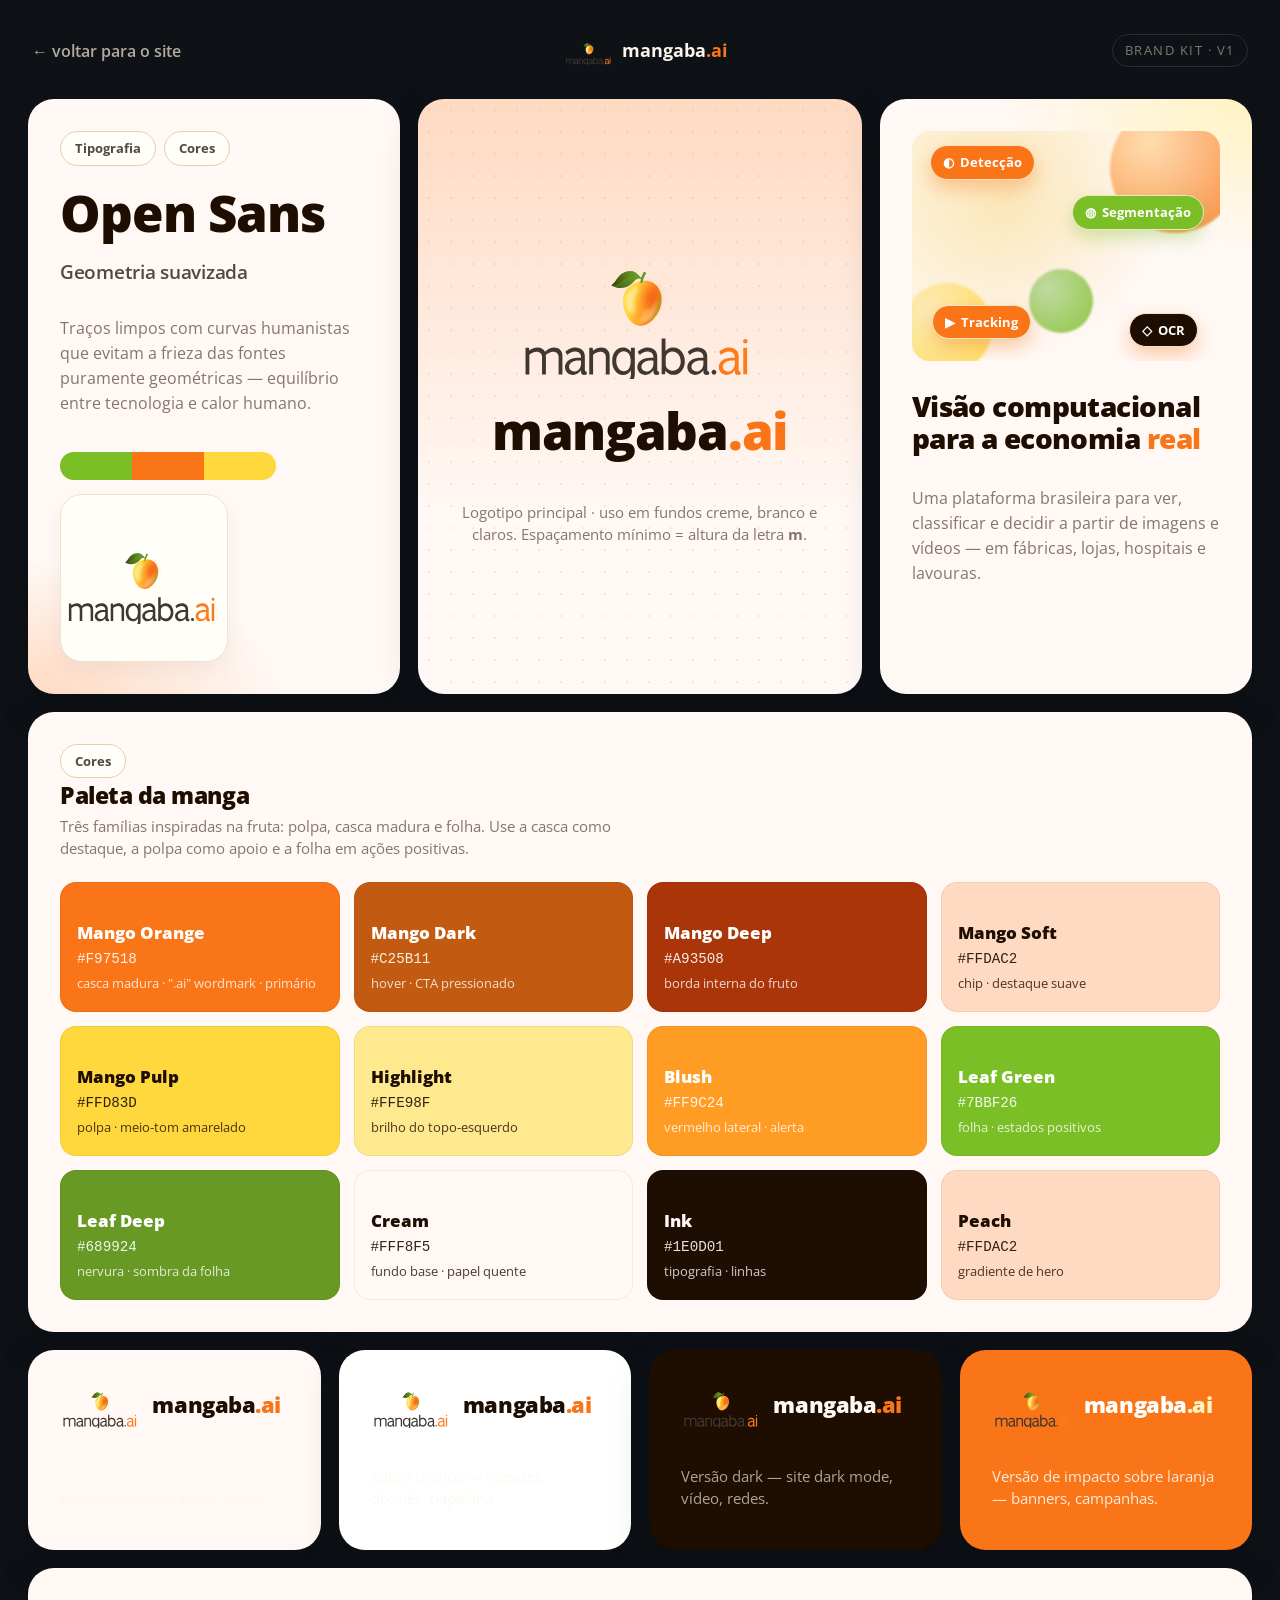
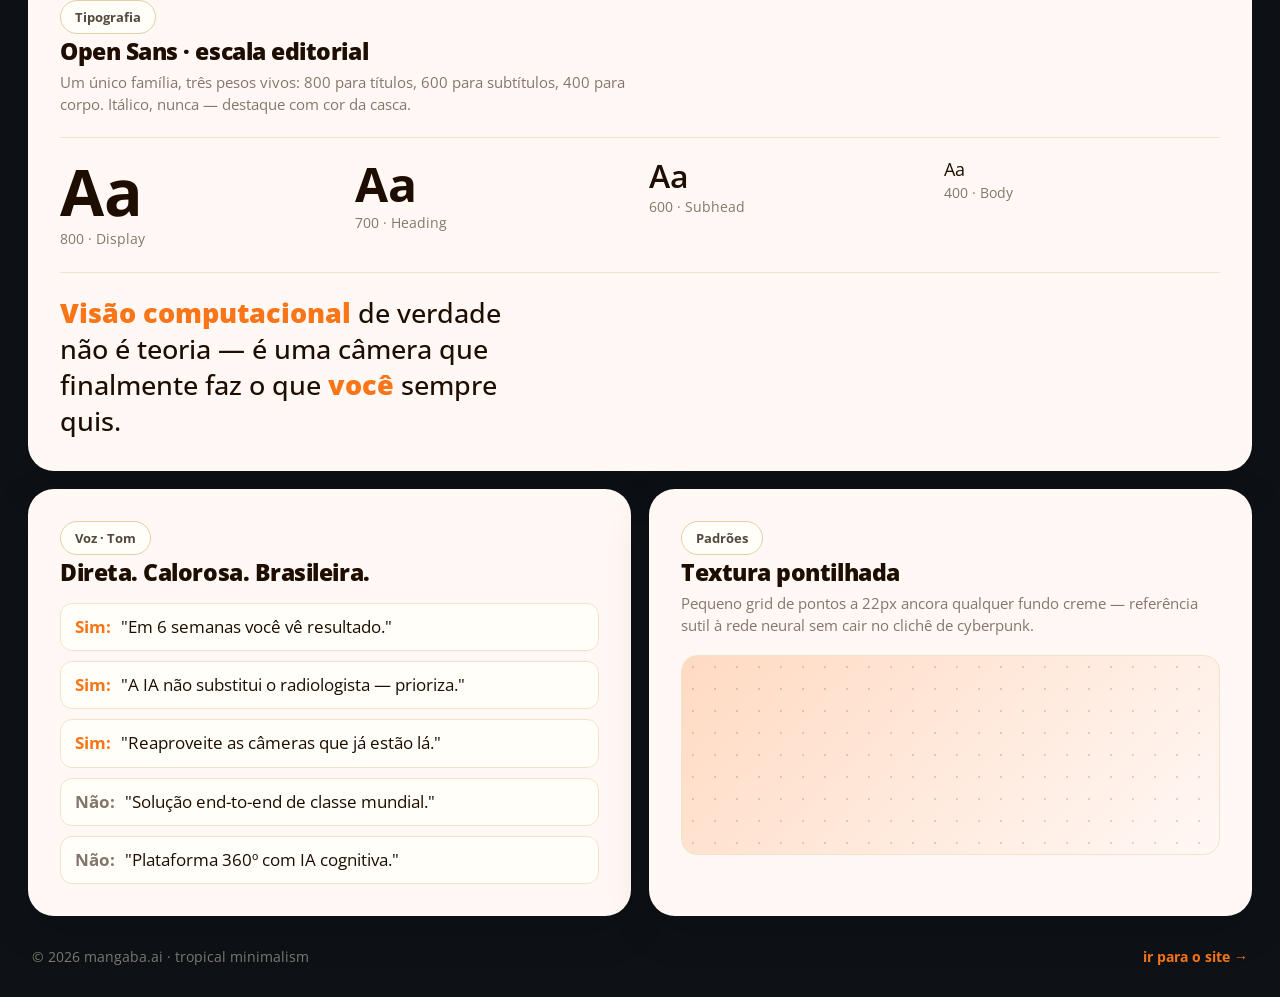
<file: brand.html>
<!DOCTYPE html>
<html lang="pt-BR">
<head>
<meta charset="utf-8"/>
<meta content="width=device-width, initial-scale=1.0" name="viewport"/>
<meta content="mangaba.ai · sistema de identidade visual" name="description"/>
<meta content="#0E1217" name="theme-color"/>
<title>mangaba.ai · identidade visual</title>
<link href="https://fonts.googleapis.com" rel="preconnect"/>
<link crossorigin="" href="https://fonts.gstatic.com" rel="preconnect"/>
<link href="https://fonts.googleapis.com/css2?family=Open+Sans:wght@400;500;600;700;800&display=swap" rel="stylesheet"/>
<link href="assets/styles.css" rel="stylesheet"/>
<link href="assets/brand.css" rel="stylesheet"/>
<link href="brand-logo.svg" rel="icon" type="image/svg+xml"/>
</head>
<body class="brand-page">

<!-- ===== DARK WRAPPER (matches the reference) ===== -->
<main class="bp">

  <!-- Top nav -->
  <header class="bp__top">
    <a class="bp__back" href="index.html">← voltar para o site</a>
    <a class="bp__logo" href="#">
      <img src="brand-logo.svg" alt="Mangaba.ai" height="28" style="height:28px;width:auto;border-radius:8px;display:block"/>
      <span>mangaba<i>.ai</i></span>
    </a>
    <span class="bp__tag">brand kit · v1</span>
  </header>

  <!-- Hero row: typography card · logo · tagline card -->
  <section class="bp__row bp__row--hero">

    <!-- LEFT: Typography card -->
    <article class="bp__card bp__card--type">
      <div class="bp__chips">
        <span class="bp__chip">Tipografia</span>
        <span class="bp__chip">Cores</span>
      </div>
      <h2 class="bp__display">Open Sans</h2>
      <h3 class="bp__sub">Geometria suavizada</h3>
      <p class="bp__body">
        Traços limpos com curvas humanistas que evitam a frieza
        das fontes puramente geométricas — equilíbrio entre tecnologia e calor humano.
      </p>
      <div class="bp__swatches">
        <span style="background:#7BBF26"></span>
        <span style="background:#F97518"></span>
        <span style="background:#FFD83D"></span>
      </div>

      <!-- Mango icon variant (cream card inside) -->
      <div class="bp__icon-card">
        <img src="brand-logo.svg" alt="Mangaba.ai" height="92" style="height:92px;width:auto;border-radius:8px;display:block"/>
      </div>
    </article>

    <!-- CENTER: Big wordmark on dotted bg -->
    <article class="bp__card bp__card--mark">
      <div class="bp__mark">
        <img src="brand-logo.svg" alt="Mangaba.ai" height="140" style="height:140px;width:auto;border-radius:8px;display:block"/>
        <span class="bp__wordmark">mangaba<i>.ai</i></span>
      </div>
      <p class="bp__caption">
        Logotipo principal · uso em fundos creme, branco e claros.
        Espaçamento mínimo = altura da letra <b>m</b>.
      </p>
    </article>

    <!-- RIGHT: Tagline + chip badges card -->
    <article class="bp__card bp__card--tagline">
      <div class="bp__person" aria-hidden="true">
        <!-- Decorative organic shapes -->
        <span class="orb orb--orange"></span>
        <span class="orb orb--yellow"></span>
        <span class="orb orb--green"></span>

        <!-- Floating capability chips, like the reference -->
        <span class="cap cap--1">◐ <b>Detecção</b></span>
        <span class="cap cap--2">◍ <b>Segmentação</b></span>
        <span class="cap cap--3">▶ <b>Tracking</b></span>
        <span class="cap cap--4">◇ <b>OCR</b></span>
      </div>
      <h2 class="bp__display bp__display--md">
        Visão computacional<br/>
        para a economia <em>real</em>
      </h2>
      <p class="bp__body">
        Uma plataforma brasileira para ver, classificar e decidir a partir
        de imagens e vídeos — em fábricas, lojas, hospitais e lavouras.
      </p>
    </article>

  </section>

  <!-- Colors -->
  <section class="bp__row">
    <article class="bp__card bp__card--colors">
      <div class="bp__head">
        <span class="bp__chip">Cores</span>
        <h2 class="bp__display bp__display--sm">Paleta da manga</h2>
        <p class="bp__caption">
          Três famílias inspiradas na fruta: polpa, casca madura e folha.
          Use a casca como destaque, a polpa como apoio e a folha em ações positivas.
        </p>
      </div>

      <div class="bp__palette">
        <div class="sw" style="--c:#F97518"><b>Mango Orange</b><span>#F97518</span><i>casca madura · ".ai" wordmark · primário</i></div>
        <div class="sw" style="--c:#C25B11"><b>Mango Dark</b><span>#C25B11</span><i>hover · CTA pressionado</i></div>
        <div class="sw" style="--c:#A93508"><b>Mango Deep</b><span>#A93508</span><i>borda interna do fruto</i></div>
        <div class="sw" style="--c:#FFDAC2"><b>Mango Soft</b><span>#FFDAC2</span><i>chip · destaque suave</i></div>
        <div class="sw" style="--c:#FFD83D"><b>Mango Pulp</b><span>#FFD83D</span><i>polpa · meio-tom amarelado</i></div>
        <div class="sw" style="--c:#FFE98F"><b>Highlight</b><span>#FFE98F</span><i>brilho do topo-esquerdo</i></div>
        <div class="sw" style="--c:#FF9C24"><b>Blush</b><span>#FF9C24</span><i>vermelho lateral · alerta</i></div>
        <div class="sw" style="--c:#7BBF26"><b>Leaf Green</b><span>#7BBF26</span><i>folha · estados positivos</i></div>
        <div class="sw" style="--c:#689924"><b>Leaf Deep</b><span>#689924</span><i>nervura · sombra da folha</i></div>
        <div class="sw" style="--c:#FFF8F5"><b>Cream</b><span>#FFF8F5</span><i>fundo base · papel quente</i></div>
        <div class="sw" style="--c:#1E0D01" data-light><b>Ink</b><span>#1E0D01</span><i>tipografia · linhas</i></div>
        <div class="sw" style="--c:#FFDAC2"><b>Peach</b><span>#FFDAC2</span><i>gradiente de hero</i></div>
      </div>
    </article>
  </section>

  <!-- Logo variants -->
  <section class="bp__row bp__row--logos">

    <article class="bp__card bp__card--lock" style="--lk:#FFF8F5;--ink:#1E0D01">
      <div class="lk">
        <img src="brand-logo.svg" alt="Mangaba.ai" height="46" style="height:46px;width:auto;border-radius:8px;display:block"/>
        <span>mangaba<i>.ai</i></span>
      </div>
      <p class="bp__caption">Lockup principal sobre creme.</p>
    </article>

    <article class="bp__card bp__card--lock" style="--lk:#FFFFFF;--ink:#1E0D01">
      <div class="lk">
        <img src="brand-logo.svg" alt="Mangaba.ai" height="46" style="height:46px;width:auto;border-radius:8px;display:block"/>
        <span>mangaba<i>.ai</i></span>
      </div>
      <p class="bp__caption">Sobre branco — releases, dossiês, papelaria.</p>
    </article>

    <article class="bp__card bp__card--lock" style="--lk:#1E0D01;--ink:#FFF8F5">
      <div class="lk">
        <img src="brand-logo.svg" alt="Mangaba.ai" height="46" style="height:46px;width:auto;border-radius:8px;display:block"/>
        <span>mangaba<i>.ai</i></span>
      </div>
      <p class="bp__caption">Versão dark — site dark mode, vídeo, redes.</p>
    </article>

    <article class="bp__card bp__card--lock" style="--lk:#F97518;--ink:#FFFFFF">
      <div class="lk">
        <img src="brand-logo.svg" alt="Mangaba.ai" height="46" style="height:46px;width:auto;border-radius:8px;display:block"/>
        <span>mangaba<i style="color:#FFF3C2">.ai</i></span>
      </div>
      <p class="bp__caption">Versão de impacto sobre laranja — banners, campanhas.</p>
    </article>

  </section>

  <!-- Type specimen -->
  <section class="bp__row">
    <article class="bp__card bp__card--specimen">
      <div class="bp__head">
        <span class="bp__chip">Tipografia</span>
        <h2 class="bp__display bp__display--sm">Open Sans · escala editorial</h2>
        <p class="bp__caption">
          Um único família, três pesos vivos: 800 para títulos, 600 para subtítulos,
          400 para corpo. Itálico, nunca — destaque com cor da casca.
        </p>
      </div>
      <div class="bp__type">
        <div><b style="font-size:64px">Aa</b><span>800 · Display</span></div>
        <div><b style="font-size:48px;font-weight:700">Aa</b><span>700 · Heading</span></div>
        <div><b style="font-size:32px;font-weight:600">Aa</b><span>600 · Subhead</span></div>
        <div><b style="font-size:18px;font-weight:400">Aa</b><span>400 · Body</span></div>
      </div>
      <div class="bp__quote">
        <em>Visão computacional</em> de verdade não é teoria —
        é uma câmera que finalmente faz o que <em>você</em> sempre quis.
      </div>
    </article>
  </section>

  <!-- Voice -->
  <section class="bp__row bp__row--voice">

    <article class="bp__card">
      <span class="bp__chip">Voz · Tom</span>
      <h2 class="bp__display bp__display--sm">Direta. Calorosa. Brasileira.</h2>
      <ul class="bp__voice">
        <li><b>Sim:</b> "Em 6 semanas você vê resultado."</li>
        <li><b>Sim:</b> "A IA não substitui o radiologista — prioriza."</li>
        <li><b>Sim:</b> "Reaproveite as câmeras que já estão lá."</li>
        <li><b>Não:</b> "Solução end-to-end de classe mundial."</li>
        <li><b>Não:</b> "Plataforma 360º com IA cognitiva."</li>
      </ul>
    </article>

    <article class="bp__card">
      <span class="bp__chip">Padrões</span>
      <h2 class="bp__display bp__display--sm">Textura pontilhada</h2>
      <p class="bp__caption">
        Pequeno grid de pontos a 22px ancora qualquer fundo creme — referência
        sutil à rede neural sem cair no clichê de cyberpunk.
      </p>
      <div class="bp__pattern"></div>
    </article>

  </section>

  <footer class="bp__foot">
    <span>© <span id="y"></span> mangaba.ai · tropical minimalism</span>
    <a href="index.html">ir para o site →</a>
  </footer>

</main>

<!-- Shared mango icon symbol (referenced via <use>) -->
<svg width="0" height="0" style="position:absolute" aria-hidden="true">
  <defs>
    <radialGradient id="mango-radial" cx="0.34" cy="0.32" r="0.85">
      <stop offset="0" stop-color="#FFD83D"/><stop offset=".45" stop-color="#FFD83D"/><stop offset="1" stop-color="#F97518"/>
    </radialGradient>
    <linearGradient id="leaf-linear" x1="0" y1="0" x2="1" y2="1">
      <stop offset="0" stop-color="#7BBF26"/><stop offset="1" stop-color="#689924"/>
    </linearGradient>
    <symbol id="mango-icon" viewBox="0 0 64 64">
      <ellipse cx="32" cy="38" rx="22" ry="20" fill="url(#mango-radial)"/>
      <ellipse cx="24" cy="30" rx="6" ry="4" fill="#FFF3C2" opacity=".55"/>
      <path d="M32 20 C22 8 12 12 12 16 C12 22 22 26 32 24 Z" fill="url(#leaf-linear)"/>
    </symbol>
  </defs>
</svg>

<script>document.getElementById('y').textContent = new Date().getFullYear();</script>
</body>
</html>
</file>
<file: assets/styles.css>
/* =========================================================
   Mangaba.ai — Visão Computacional
   Identidade oficial: Open Sans + mango (laranja / amarelo / verde)
   sobre fundo creme-pêssego com textura pontilhada.
   ========================================================= */

:root {
  /* Surfaces — official cream gradient (#FFF8F5 → #FFDAC2) */
  --bg:           #FFF8F5;     /* cream (logo backdrop) */
  --bg-alt:       #FFF4DF;     /* deeper cream */
  --bg-peach:     #FFDAC2;     /* peach for hero radials */
  --surface:      #FFFEF8;     /* near-white card */
  --surface-soft: #FFF8E8;     /* off-white variant */
  --border:       #F2E3C8;
  --border-strong:#E5CFA8;

  /* Ink — official dark brown */
  --ink:          #1E0D01;
  --ink-soft:     #54493F;
  --muted:        #84766B;

  /* Mango palette — official brand colors */
  --orange:       #F97518;     /* primary */
  --orange-dk:    #C25B11;     /* hover / pressed */
  --orange-soft:  #FFDAC2;     /* chip backgrounds */
  --orange-deep:  #A93508;     /* darkest edge of fruit */
  --orange-lt:    #FF9C24;     /* light orange accent */
  --yellow:       #FFD83D;     /* official yellow */
  --yellow-soft:  #FFF3C2;
  --highlight:    #FFE98F;     /* light cream-yellow highlight */
  --green:        #7BBF26;     /* official green */
  --green-dk:     #689924;     /* official deep green */
  --green-soft:   #E6F2CE;
  --blush:        #FF9C24;     /* warm light-orange blush */

  /* Backward-compat aliases (preserve existing rules) */
  --accent:       var(--orange);
  --accent-dk:    var(--orange-dk);
  --accent-soft:  var(--orange-soft);

  /* Type — Open Sans EVERYWHERE (sans + serif aliased to same) */
  --font:  "Open Sans", -apple-system, BlinkMacSystemFont, "Segoe UI", Roboto, sans-serif;
  --sans:  var(--font);
  --serif: var(--font);

  /* Layout */
  --maxw: 1180px;
  --radius: 16px;
  --radius-lg: 26px;
  --shadow-sm: 0 1px 2px rgba(64,55,49,.04), 0 2px 10px rgba(64,55,49,.05);
  --shadow:    0 6px 18px rgba(64,55,49,.07), 0 18px 40px rgba(64,55,49,.09);
  --shadow-orange: 0 8px 24px rgba(249,117,24,.28);
}

* { box-sizing: border-box; }

html, body {
  margin: 0;
  padding: 0;
  color: var(--ink);
  font-family: var(--font);
  font-size: 17px;
  line-height: 1.55;
  -webkit-font-smoothing: antialiased;
  text-rendering: optimizeLegibility;
  /* Cream → peach gradient with two soft radial accents */
  background:
    radial-gradient(900px 520px at 88% -120px, rgba(255,223,204,.85) 0%, transparent 62%),
    radial-gradient(800px 460px at -10% 10%, rgba(255,243,194,.70) 0%, transparent 60%),
    var(--bg);
  background-attachment: fixed;
}

/* Subtle dotted pattern overlay — like the reference's grid background */
body::before {
  content: "";
  position: fixed;
  inset: 0;
  pointer-events: none;
  z-index: 0;
  background-image: radial-gradient(circle, rgba(64,55,49,.07) 1px, transparent 1.4px);
  background-size: 22px 22px;
  opacity: .55;
}
body > * { position: relative; z-index: 1; }

img, video { max-width: 100%; display: block; }

a { color: inherit; text-decoration: none; }
a:hover { color: var(--accent-dk); }

h1, h2, h3, h4 {
  font-family: var(--font);
  font-weight: 700;
  color: var(--ink);
  letter-spacing: -0.015em;
  margin: 0;
}

h1 { font-size: clamp(2.4rem, 5vw, 3.8rem); line-height: 1.05; font-weight: 800; }
h2 { font-size: clamp(1.7rem, 3vw, 2.5rem); line-height: 1.12; font-weight: 700; }
h3 { font-size: 1.22rem; line-height: 1.3; font-weight: 700; }
h4 { font-size: 0.92rem; letter-spacing: .06em; text-transform: uppercase; color: var(--muted); font-weight: 700; }

p  { margin: .55em 0; color: var(--ink-soft); }

/* Brand emphasis — bold orange, NO italic (matches reference "fluxos inteligentes") */
em {
  font-style: normal;
  font-weight: 800;
  color: var(--orange);
}

.container { max-width: var(--maxw); margin: 0 auto; padding: 0 24px; }

/* Pill chip like the reference's "Tipografia" / "Cores" tags */
.eyebrow {
  display: inline-block;
  font-family: var(--font);
  font-size: 0.78rem;
  font-weight: 700;
  letter-spacing: .04em;
  text-transform: none;
  color: var(--ink-soft);
  background: var(--surface);
  border: 1px solid var(--border-strong);
  padding: 7px 14px;
  border-radius: 999px;
  margin-bottom: 18px;
  box-shadow: 0 1px 2px rgba(64,55,49,.04);
}

/* =========================================================
   NAV
   ========================================================= */
.nav {
  position: sticky;
  top: 0;
  z-index: 50;
  background: rgba(255, 252, 240, .82);
  backdrop-filter: saturate(160%) blur(12px);
  -webkit-backdrop-filter: saturate(160%) blur(12px);
  border-bottom: 1px solid var(--border);
}
.nav__inner {
  max-width: var(--maxw);
  margin: 0 auto;
  padding: 14px 24px;
  display: flex;
  align-items: center;
  justify-content: space-between;
  gap: 24px;
}
.brand {
  display: inline-flex;
  align-items: center;
  gap: 12px;
  font-family: var(--font);
  font-weight: 500;
  font-size: 1.4rem;
  letter-spacing: -0.025em;
  color: var(--ink);
  text-transform: lowercase;
}
.brand__mark { display: inline-flex; }
.brand__dot {
  color: var(--orange);
  font-weight: 500;
}

.nav__links {
  display: flex;
  align-items: center;
  gap: 26px;
}
.nav__links a {
  font-size: 0.94rem;
  color: var(--ink-soft);
  font-weight: 500;
}
.nav__links a:hover { color: var(--ink); }

.nav__cta {
  background: var(--orange);
  color: #fff !important;
  padding: 10px 18px;
  border-radius: 999px;
  font-weight: 700;
  letter-spacing: -0.005em;
  box-shadow: var(--shadow-orange);
  transition: transform .15s ease, background .2s ease, box-shadow .2s ease;
}
.nav__cta:hover {
  background: var(--orange-dk);
  color: #fff !important;
  transform: translateY(-1px);
}

@media (max-width: 760px) {
  .nav__links a:not(.nav__cta) { display: none; }
}

/* =========================================================
   BUTTONS
   ========================================================= */
.btn {
  display: inline-flex;
  align-items: center;
  justify-content: center;
  padding: 12px 22px;
  border-radius: 999px;
  font-weight: 500;
  font-size: 0.97rem;
  border: 1px solid transparent;
  transition: transform .15s ease, background .2s ease, color .2s ease, border-color .2s ease;
  cursor: pointer;
}
.btn:hover { transform: translateY(-1px); }
.btn--primary {
  background: var(--orange);
  color: #fff;
  box-shadow: var(--shadow-orange);
  font-weight: 700;
}
.btn--primary:hover { background: var(--orange-dk); color: #fff; }
.btn--ghost {
  background: var(--surface);
  color: var(--ink);
  border-color: var(--border-strong);
  font-weight: 600;
}
.btn--ghost:hover { background: var(--bg); border-color: var(--orange); color: var(--ink); }
.btn--lg { padding: 14px 28px; font-size: 1rem; }

/* =========================================================
   HERO
   ========================================================= */
.hero {
  padding: 80px 0 64px;
  background:
    radial-gradient(900px 460px at 88% -10%, var(--bg-peach) 0%, transparent 62%),
    radial-gradient(700px 380px at -10% 10%, var(--yellow-soft) 0%, transparent 60%);
  border-bottom: 1px solid var(--border);
}
.hero__inner {
  max-width: var(--maxw);
  margin: 0 auto;
  padding: 0 24px;
  text-align: left;
}
.hero__title {
  margin-top: 6px;
  max-width: 22ch;
}
.hero__lede {
  margin-top: 18px;
  font-size: 1.13rem;
  max-width: 62ch;
  color: var(--ink-soft);
}
.hero__cta {
  margin-top: 28px;
  display: flex;
  gap: 12px;
  flex-wrap: wrap;
}

.hero__media {
  position: relative;
  margin-top: 48px;
  border-radius: var(--radius-lg);
  overflow: hidden;
  border: 1px solid var(--border);
  box-shadow: var(--shadow);
  aspect-ratio: 16 / 7;
  background: #1a1a1a;
}
.hero__media img {
  width: 100%; height: 100%;
  object-fit: cover;
  filter: saturate(1.05) contrast(1.02);
}
.hero__overlay,
.bbox-overlay {
  position: absolute; inset: 0;
  pointer-events: none;
  overflow: hidden;
}

/* ----- Bounding box (CV detection style) ----- */
.bbox {
  position: absolute;
  left: var(--x); top: var(--y);
  width: var(--w); height: var(--h);
  border: 1.6px solid var(--accent);
  border-radius: 4px;
  background: linear-gradient(180deg, rgba(249,117,24,.14), rgba(249,117,24,0) 55%);
  box-shadow: 0 0 0 1px rgba(249,117,24,.22), 0 2px 12px rgba(0,0,0,.18);
  pointer-events: none;
}
.bbox::before {
  content: attr(data-label);
  position: absolute;
  top: -1px; left: -1px;
  background: var(--accent);
  color: #fff;
  font-family: var(--sans);
  font-size: 0.66rem;
  font-weight: 600;
  padding: 3px 7px;
  border-radius: 3px 0 4px 0;
  white-space: nowrap;
  letter-spacing: .02em;
  line-height: 1;
  text-shadow: 0 1px 1px rgba(0,0,0,.12);
}
.bbox::after {
  /* corner tick — anchor on top-left */
  content: "";
  position: absolute;
  width: 10px; height: 10px;
  border: solid var(--accent);
  border-width: 0 0 1.6px 1.6px;
  right: -3px; bottom: -3px;
  border-radius: 0 0 0 3px;
}
.bbox--ok       { border-color: #689924; background: linear-gradient(180deg, rgba(79,156,106,.16), transparent 55%); box-shadow: 0 0 0 1px rgba(79,156,106,.22), 0 2px 12px rgba(0,0,0,.18); }
.bbox--ok::before  { background: #689924; }
.bbox--ok::after   { border-color: #689924; }

.bbox--warn     { border-color: #D9A50A; background: linear-gradient(180deg, rgba(224,165,60,.18), transparent 55%); box-shadow: 0 0 0 1px rgba(224,165,60,.25), 0 2px 12px rgba(0,0,0,.18); }
.bbox--warn::before { background: #D9A50A; color: #2a1d05; }
.bbox--warn::after  { border-color: #D9A50A; }

.bbox--track    { border-style: dashed; }

/* Tiny variant for small images / dense scenes */
.bbox--sm::before { font-size: 0.6rem; padding: 2px 6px; }
.bbox--sm::after  { width: 7px; height: 7px; }

.hero__strip {
  margin-top: 36px;
  display: grid;
  grid-template-columns: repeat(4, 1fr);
  gap: 12px;
  border-top: 1px solid var(--border);
  padding-top: 24px;
}
.hero__strip > div {
  display: flex; flex-direction: column; gap: 4px;
}
.hero__strip b {
  font-family: var(--serif);
  font-size: 1.6rem;
  font-weight: 500;
  color: var(--ink);
}
.hero__strip span { color: var(--muted); font-size: 0.88rem; }

@media (max-width: 760px) {
  .hero__strip { grid-template-columns: repeat(2, 1fr); gap: 18px; }
  .hero__media { aspect-ratio: 4 / 3; }
}

/* =========================================================
   SECTIONS
   ========================================================= */
.section { padding: 96px 0; }
.section--alt { background: var(--bg-alt); border-top: 1px solid var(--border); border-bottom: 1px solid var(--border); }

.section__head {
  max-width: 720px;
  margin-bottom: 56px;
}
.section__head p { color: var(--ink-soft); font-size: 1.05rem; margin-top: 10px; }

/* =========================================================
   CAPACIDADES
   ========================================================= */
.cap-grid {
  display: grid;
  grid-template-columns: repeat(3, 1fr);
  gap: 18px;
}
.cap {
  background: var(--surface);
  border: 1px solid var(--border);
  border-radius: var(--radius);
  padding: 26px 24px;
  transition: border-color .2s, transform .15s, box-shadow .2s;
}
.cap:hover {
  border-color: var(--border-strong);
  transform: translateY(-2px);
  box-shadow: var(--shadow-sm);
}
.cap__icon {
  width: 40px; height: 40px;
  display: inline-flex; align-items: center; justify-content: center;
  border-radius: 10px;
  background: var(--accent-soft);
  color: var(--accent-dk);
  font-size: 1.2rem;
  margin-bottom: 14px;
}
.cap h3 { margin-bottom: 6px; }
.cap p { color: var(--muted); font-size: 0.96rem; }

@media (max-width: 900px) { .cap-grid { grid-template-columns: repeat(2, 1fr); } }
@media (max-width: 600px) { .cap-grid { grid-template-columns: 1fr; } }

/* =========================================================
   APLICAÇÕES (imagens)
   ========================================================= */
.app-grid {
  display: grid;
  grid-template-columns: repeat(3, 1fr);
  gap: 22px;
}
.app {
  background: var(--surface);
  border: 1px solid var(--border);
  border-radius: var(--radius-lg);
  overflow: hidden;
  display: flex; flex-direction: column;
  transition: transform .15s, box-shadow .2s, border-color .2s;
}
.app:hover {
  transform: translateY(-3px);
  box-shadow: var(--shadow);
  border-color: var(--border-strong);
}
.app__img {
  position: relative;
  aspect-ratio: 16 / 10;
  overflow: hidden;
  background: var(--bg-alt);
}
.app__img img {
  width: 100%; height: 100%;
  object-fit: cover;
}
.app__img::after {
  /* subtle dark gradient so light labels read on bright images */
  content: "";
  position: absolute; inset: 0;
  background: linear-gradient(180deg, rgba(0,0,0,.18) 0%, transparent 35%, transparent 70%, rgba(0,0,0,.12) 100%);
  pointer-events: none;
}
.tag {
  position: absolute;
  left: 12px; top: 12px;
  background: rgba(255,252,240,.92);
  backdrop-filter: blur(6px);
  color: var(--ink);
  font-size: 0.74rem;
  font-weight: 600;
  letter-spacing: .06em;
  text-transform: uppercase;
  padding: 5px 10px;
  border-radius: 999px;
  border: 1px solid var(--border);
}
.tag--solid {
  position: static;
  display: inline-block;
  background: var(--ink);
  color: var(--bg);
  border-color: var(--ink);
  margin-bottom: 12px;
}

.app h3 { padding: 18px 22px 4px; }
.app p  { padding: 0 22px; color: var(--muted); font-size: 0.95rem; flex: 1; }
.kpi {
  list-style: none;
  margin: 16px 0 22px;
  padding: 0 22px;
  display: flex; gap: 18px;
  border-top: 1px dashed var(--border);
  padding-top: 14px;
}
.kpi li { display: flex; flex-direction: column; font-size: 0.85rem; color: var(--muted); }
.kpi b { font-family: var(--serif); font-size: 1.18rem; color: var(--accent-dk); font-weight: 500; }

@media (max-width: 900px) { .app-grid { grid-template-columns: repeat(2, 1fr); } }
@media (max-width: 600px) { .app-grid { grid-template-columns: 1fr; } }

/* =========================================================
   VIDEO
   ========================================================= */
.video-grid {
  display: grid;
  grid-template-columns: repeat(2, 1fr);
  gap: 22px;
}
.vcard {
  background: var(--surface);
  border: 1px solid var(--border);
  border-radius: var(--radius-lg);
  padding: 18px;
  display: flex; flex-direction: column; gap: 14px;
  transition: border-color .2s, box-shadow .2s;
}
.vcard:hover { border-color: var(--border-strong); box-shadow: var(--shadow-sm); }
.vframe {
  position: relative;
  aspect-ratio: 16 / 9;
  border-radius: var(--radius);
  overflow: hidden;
  background: #0c0b0a;
}
.vframe video,
.vframe img {
  width: 100%; height: 100%;
  object-fit: cover;
}
.vframe__chip {
  position: absolute;
  left: 12px; bottom: 12px;
  background: var(--orange);
  color: #fff;
  font-size: 0.78rem;
  font-weight: 700;
  padding: 6px 12px;
  border-radius: 999px;
  font-family: var(--sans);
  letter-spacing: .02em;
  box-shadow: 0 4px 12px rgba(0,0,0,.25);
}
.vcard h3 { padding: 0 6px; }
.vcard p  { padding: 0 6px 6px; color: var(--muted); font-size: 0.95rem; }

@media (max-width: 760px) { .video-grid { grid-template-columns: 1fr; } }

.callout {
  margin-top: 40px;
  background: var(--ink);
  color: var(--bg);
  border-radius: var(--radius-lg);
  padding: 36px;
  display: flex; align-items: center; justify-content: space-between;
  gap: 28px;
}
.callout .eyebrow { background: rgba(255,122,26,.25); color: #FFB07A; border-color: transparent; box-shadow: none; }
.callout h3 { color: var(--bg); font-size: 1.5rem; margin-top: 4px; }
.callout p  { color: #C9C2B6; margin-top: 6px; max-width: 50ch; }

@media (max-width: 760px) {
  .callout { flex-direction: column; align-items: flex-start; padding: 26px; }
}

/* =========================================================
   CASES
   ========================================================= */
.case-grid {
  display: grid;
  gap: 28px;
}
.case {
  display: grid;
  grid-template-columns: 1.05fr 1fr;
  background: var(--surface);
  border: 1px solid var(--border);
  border-radius: var(--radius-lg);
  overflow: hidden;
}
.case--reverse .case__media { order: 2; }
.case__media {
  aspect-ratio: 4 / 3;
  overflow: hidden;
  background: var(--bg-alt);
}
.case__media img {
  width: 100%; height: 100%; object-fit: cover;
}
.case__body {
  padding: 34px 36px;
  display: flex; flex-direction: column; justify-content: center;
}
.case__body h3 { font-size: 1.4rem; margin-bottom: 10px; }
.case__body p  { color: var(--ink-soft); }

.case__stats {
  list-style: none;
  margin: 22px 0 0;
  padding: 18px 0 0;
  border-top: 1px solid var(--border);
  display: grid;
  grid-template-columns: repeat(3, 1fr);
  gap: 14px;
}
.case__stats li { display: flex; flex-direction: column; gap: 2px; }
.case__stats b {
  font-family: var(--serif);
  font-weight: 500;
  font-size: 1.35rem;
  color: var(--accent-dk);
}
.case__stats span { font-size: 0.85rem; color: var(--muted); }

@media (max-width: 860px) {
  .case { grid-template-columns: 1fr; }
  .case--reverse .case__media { order: 0; }
  .case__body { padding: 26px; }
}

/* =========================================================
   STACK (como entregamos)
   ========================================================= */
.stack {
  display: grid;
  grid-template-columns: 1fr 1fr;
  gap: 56px;
  align-items: start;
}
.stack p.muted { color: var(--muted); }
.stack__list {
  list-style: none; margin: 0; padding: 0;
  border-top: 1px solid var(--border);
}
.stack__list li {
  display: grid;
  grid-template-columns: 200px 1fr;
  gap: 24px;
  padding: 22px 0;
  border-bottom: 1px solid var(--border);
}
.stack__list b {
  font-family: var(--serif);
  font-weight: 500;
  font-size: 1.05rem;
  color: var(--ink);
}
.stack__list span { color: var(--muted); }

@media (max-width: 860px) {
  .stack { grid-template-columns: 1fr; gap: 24px; }
  .stack__list li { grid-template-columns: 1fr; gap: 4px; }
}

/* =========================================================
   CTA
   ========================================================= */
.cta {
  background:
    radial-gradient(600px 320px at 20% 0%, var(--accent-soft) 0%, transparent 70%),
    var(--bg-alt);
  padding: 96px 0;
  border-top: 1px solid var(--border);
}
.cta__inner {
  text-align: center;
}
.cta h2 { font-size: clamp(1.9rem, 3vw, 2.6rem); max-width: 22ch; margin: 0 auto; }
.cta p  { max-width: 60ch; margin: 14px auto 0; color: var(--ink-soft); font-size: 1.05rem; }
.cta__actions {
  margin-top: 28px;
  display: flex; gap: 12px; justify-content: center; flex-wrap: wrap;
}

/* =========================================================
   FOOTER
   ========================================================= */
.footer { background: var(--ink); color: #D5CFC2; padding: 56px 0 18px; }
.footer__inner {
  display: grid;
  grid-template-columns: 1.2fr 1.6fr;
  gap: 48px;
}
.footer__brand .brand__name { color: var(--bg); font-size: 1.3rem; font-family: var(--serif); }
.footer__brand p { color: #A39C8D; max-width: 36ch; margin-top: 8px; }
.footer__cols {
  display: grid;
  grid-template-columns: 1fr 1fr;
  gap: 32px;
}
.footer__cols h4 { color: #A39C8D; font-size: 0.78rem; }
.footer__cols a {
  display: block;
  color: #D5CFC2;
  padding: 6px 0;
  font-size: 0.95rem;
}
.footer__cols a:hover { color: var(--accent); }

.footer__bottom {
  border-top: 1px solid #2F2D29;
  margin-top: 40px;
  padding-top: 18px;
  max-width: var(--maxw);
  margin-left: auto; margin-right: auto;
  padding-left: 24px; padding-right: 24px;
  display: flex; justify-content: space-between;
  font-size: 0.82rem; color: #8A8377;
  flex-wrap: wrap; gap: 8px;
}

@media (max-width: 760px) {
  .footer__inner { grid-template-columns: 1fr; }
  .footer__cols { grid-template-columns: 1fr 1fr; }
}

/* =========================================================
   COMMERCIAL ADDITIONS — hero proof, trust strip, impact stats,
   real cases, testimonials, pricing, FAQ, HUD
   ========================================================= */

/* Section head — center variant */
.section__head--center { margin-left: auto; margin-right: auto; text-align: center; }

/* Hero — social proof line + live HUD */
.hero__proof {
  margin-top: 18px;
  font-size: 0.92rem;
  color: var(--muted);
  display: flex; flex-wrap: wrap; gap: 8px 14px; align-items: center;
}
.hero__proof span { color: var(--accent-dk); }
.hero__proof b { color: var(--ink); font-weight: 600; }

.hero__hud {
  position: absolute;
  bottom: 14px; right: 14px;
  background: rgba(15,14,12,.78);
  color: #fff;
  font-family: var(--sans);
  font-size: 0.78rem;
  font-weight: 500;
  letter-spacing: .04em;
  padding: 7px 12px;
  border-radius: 999px;
  display: inline-flex; align-items: center; gap: 8px;
  backdrop-filter: blur(6px);
}
.hero__hud .dot,
.rcase__live .dot {
  width: 8px; height: 8px;
  background: #F97518;
  border-radius: 50%;
  box-shadow: 0 0 0 4px rgba(249,117,24,.22);
  animation: pulse 1.4s ease-in-out infinite;
}
@keyframes pulse {
  0%, 100% { box-shadow: 0 0 0 4px rgba(249,117,24,.22); }
  50%      { box-shadow: 0 0 0 8px rgba(249,117,24,.06); }
}

/* Trust strip */
.trust {
  background: var(--bg);
  border-bottom: 1px solid var(--border);
  padding: 32px 0 28px;
}
.trust__title {
  text-align: center;
  text-transform: uppercase;
  letter-spacing: .18em;
  font-size: 0.74rem;
  color: var(--muted);
  margin: 0 0 18px;
}
.trust__row {
  display: flex; gap: 36px; flex-wrap: wrap; justify-content: center;
  font-family: var(--serif);
  font-weight: 500;
  font-size: 0.95rem;
  color: var(--ink-soft);
  letter-spacing: .06em;
  opacity: .8;
}
.trust__row span { white-space: nowrap; }

/* Impact stats */
.impact-grid {
  display: grid;
  grid-template-columns: repeat(4, 1fr);
  gap: 22px;
}
.impact {
  background: var(--surface);
  border: 1px solid var(--border);
  border-radius: var(--radius-lg);
  padding: 28px 24px;
  text-align: center;
  display: flex; flex-direction: column; gap: 8px;
}
.impact b {
  font-family: var(--serif);
  font-size: clamp(2rem, 3.4vw, 2.6rem);
  font-weight: 500;
  color: var(--accent-dk);
  line-height: 1;
}
.impact span { color: var(--muted); font-size: 0.95rem; }
@media (max-width: 860px) { .impact-grid { grid-template-columns: repeat(2, 1fr); } }
@media (max-width: 480px) { .impact-grid { grid-template-columns: 1fr; } }

/* Real cases — rich, alternating layout */
.rcase {
  display: grid;
  grid-template-columns: 1.05fr 1fr;
  gap: 0;
  background: var(--surface);
  border: 1px solid var(--border);
  border-radius: var(--radius-lg);
  overflow: hidden;
  margin-bottom: 28px;
  box-shadow: var(--shadow-sm);
}
.rcase--reverse .rcase__media { order: 2; }
.rcase__media {
  position: relative;
  aspect-ratio: 4 / 3;
  overflow: hidden;
  background: #0c0b0a;
}
.rcase__media img,
.rcase__media video {
  width: 100%; height: 100%;
  object-fit: cover;
}
.rcase__pill {
  position: absolute;
  left: 14px; bottom: 14px;
  background: rgba(255,252,240,.94);
  color: var(--ink);
  font-size: 0.74rem;
  font-weight: 600;
  letter-spacing: .06em;
  text-transform: uppercase;
  padding: 6px 11px;
  border-radius: 999px;
  border: 1px solid var(--border);
  backdrop-filter: blur(4px);
}
.rcase__live {
  position: absolute;
  right: 14px; top: 14px;
  background: rgba(15,14,12,.78);
  color: #fff;
  font-size: 0.72rem;
  font-weight: 600;
  letter-spacing: .08em;
  padding: 6px 11px;
  border-radius: 999px;
  display: inline-flex; align-items: center; gap: 7px;
  backdrop-filter: blur(6px);
}
.rcase__body {
  padding: 38px 40px;
  display: flex; flex-direction: column; justify-content: center;
}
.rcase__body h3 {
  font-family: var(--serif);
  font-size: clamp(1.35rem, 2vw, 1.65rem);
  line-height: 1.2;
  margin-bottom: 14px;
}
.rcase__problem, .rcase__solution {
  color: var(--ink-soft);
  font-size: 0.99rem;
  margin: 0 0 10px;
}
.rcase__problem b, .rcase__solution b {
  color: var(--ink);
  font-weight: 600;
  font-family: var(--sans);
}
.rcase__stats {
  display: grid;
  grid-template-columns: repeat(4, 1fr);
  gap: 14px;
  margin: 22px 0 20px;
  padding: 18px 0;
  border-top: 1px solid var(--border);
  border-bottom: 1px solid var(--border);
}
.rcase__stats > div { display: flex; flex-direction: column; gap: 2px; }
.rcase__stats b {
  font-family: var(--serif);
  font-weight: 500;
  font-size: 1.3rem;
  color: var(--accent-dk);
}
.rcase__stats span { font-size: 0.8rem; color: var(--muted); }
.rcase__quote {
  margin: 4px 0 0;
  padding: 14px 18px;
  border-left: 3px solid var(--accent);
  background: var(--accent-soft);
  border-radius: 0 8px 8px 0;
  font-family: var(--serif);
  font-style: italic;
  font-size: 1.02rem;
  color: var(--ink);
}
.rcase__quote cite {
  display: block;
  margin-top: 8px;
  font-family: var(--sans);
  font-style: normal;
  font-size: 0.84rem;
  color: var(--muted);
}

@media (max-width: 960px) {
  .rcase { grid-template-columns: 1fr; }
  .rcase--reverse .rcase__media { order: 0; }
  .rcase__body { padding: 28px; }
  .rcase__stats { grid-template-columns: repeat(2, 1fr); }
}

/* Testimonials */
.quotes-grid {
  display: grid;
  grid-template-columns: repeat(3, 1fr);
  gap: 22px;
}
.quote {
  margin: 0;
  background: var(--surface);
  border: 1px solid var(--border);
  border-radius: var(--radius-lg);
  padding: 26px 24px;
  display: flex; flex-direction: column; gap: 16px;
}
.quote blockquote {
  margin: 0;
  font-family: var(--serif);
  font-size: 1.04rem;
  line-height: 1.5;
  color: var(--ink);
  font-style: italic;
}
.quote blockquote::before {
  content: "“";
  font-family: var(--serif);
  color: var(--accent);
  font-size: 2.2rem;
  line-height: 0.6;
  margin-right: 4px;
  vertical-align: -10px;
}
.quote figcaption {
  display: flex; align-items: center; gap: 12px;
  border-top: 1px solid var(--border);
  padding-top: 14px;
}
.quote figcaption b { display: block; font-size: 0.95rem; }
.quote figcaption span { display: block; color: var(--muted); font-size: 0.84rem; }
.avatar {
  width: 42px; height: 42px;
  border-radius: 50%;
  display: inline-flex; align-items: center; justify-content: center;
  font-family: var(--serif); font-weight: 600; font-size: 0.95rem;
  color: #fff; flex-shrink: 0;
}
.avatar--1 { background: linear-gradient(135deg, #FF9C24, #F97518); }
.avatar--2 { background: linear-gradient(135deg, #689924, #4C7019); }
.avatar--3 { background: linear-gradient(135deg, #FFD83D, #E9A012); }

@media (max-width: 900px) { .quotes-grid { grid-template-columns: 1fr; } }

/* Pricing */
.price-grid {
  display: grid;
  grid-template-columns: repeat(3, 1fr);
  gap: 18px;
  align-items: stretch;
}
.price {
  position: relative;
  background: var(--surface);
  border: 1px solid var(--border);
  border-radius: var(--radius-lg);
  padding: 30px 26px;
  display: flex; flex-direction: column; gap: 18px;
  transition: transform .15s ease, box-shadow .2s ease;
}
.price:hover { transform: translateY(-3px); box-shadow: var(--shadow); }
.price--featured {
  border-color: var(--orange);
  box-shadow: 0 0 0 1px var(--orange), 0 12px 36px rgba(249,117,24,.22);
  background: linear-gradient(180deg, var(--orange-soft), var(--surface) 45%);
}
.price__badge {
  position: absolute;
  top: -12px; left: 50%; transform: translateX(-50%);
  background: var(--accent);
  color: #fff;
  font-size: 0.74rem;
  font-weight: 600;
  letter-spacing: .08em;
  text-transform: uppercase;
  padding: 6px 12px;
  border-radius: 999px;
}
.price header h3 {
  font-family: var(--serif);
  font-size: 1.4rem;
  margin-bottom: 4px;
}
.price header p { color: var(--muted); font-size: 0.92rem; margin: 0; }
.price__num {
  display: flex; flex-direction: column; gap: 2px;
  padding: 14px 0;
  border-top: 1px solid var(--border);
  border-bottom: 1px solid var(--border);
}
.price__from { font-size: 0.76rem; color: var(--muted); text-transform: uppercase; letter-spacing: .1em; }
.price__num b {
  font-family: var(--serif);
  font-size: 2.1rem;
  font-weight: 500;
  color: var(--ink);
  line-height: 1;
}
.price__per { font-size: 0.86rem; color: var(--muted); }
.price__feat {
  list-style: none; padding: 0; margin: 0;
  display: flex; flex-direction: column; gap: 10px;
  flex: 1;
}
.price__feat li {
  font-size: 0.94rem;
  color: var(--ink-soft);
  padding-left: 22px;
  position: relative;
}
.price__feat li::before {
  content: "✓";
  position: absolute;
  left: 0; top: 0;
  color: var(--accent);
  font-weight: 700;
}
.price .btn { width: 100%; }

@media (max-width: 960px) { .price-grid { grid-template-columns: 1fr; } }

/* FAQ */
.faq__list {
  display: flex; flex-direction: column; gap: 12px;
}
.faq details {
  background: var(--surface);
  border: 1px solid var(--border);
  border-radius: var(--radius);
  padding: 4px 6px;
  transition: border-color .2s, box-shadow .2s;
}
.faq details[open] {
  border-color: var(--border-strong);
  box-shadow: var(--shadow-sm);
}
.faq summary {
  cursor: pointer;
  list-style: none;
  padding: 16px 18px;
  font-family: var(--serif);
  font-weight: 500;
  font-size: 1.05rem;
  color: var(--ink);
  display: flex; justify-content: space-between; align-items: center;
  gap: 16px;
}
.faq summary::-webkit-details-marker { display: none; }
.faq summary::after {
  content: "+";
  color: var(--accent);
  font-size: 1.4rem;
  font-weight: 400;
  transition: transform .2s;
}
.faq details[open] summary::after { content: "−"; }
.faq details p {
  padding: 0 18px 18px;
  color: var(--ink-soft);
  font-size: 0.97rem;
  margin: 0;
}

/* CTA — pequenas adições */
.cta .eyebrow { background: rgba(249,117,24,.14); }
.cta__small { color: var(--muted); margin-top: 14px; font-size: 0.9rem; }
.cta__small b { color: var(--ink); font-weight: 600; }

/* =========================================================
   SCROLL
   ========================================================= */
html { scroll-behavior: smooth; }
::selection { background: var(--accent-soft); color: var(--accent-dk); }

/* =========================================================
   FORMAT REFRESH — mangabapixel.online layout
   light · single-column long-scroll · centered hero · alternating sections
   ========================================================= */

/* Centered hero */
.hero { padding: 88px 0 72px; }
.hero__inner {
  max-width: 1100px;
  margin: 0 auto;
  padding: 0 24px;
  text-align: center;
}
.hero .eyebrow { margin: 0 auto 22px; }
.hero__title  { max-width: 22ch; margin: 0 auto; }
.hero__lede   { max-width: 60ch; margin: 22px auto 0; text-align: center; }
.hero__cta    { justify-content: center; }
.hero__proof  { justify-content: center; margin-top: 18px; }
.hero__media {
  max-width: 1100px;
  margin: 56px auto 0;
  aspect-ratio: 16 / 9;
}

/* "Como funciona" — 3-step numbered process */
.how__head {
  text-align: center;
  max-width: 60ch;
  margin: 0 auto 56px;
}
.how__head p { color: var(--muted); margin-top: 10px; }
.how__steps {
  display: grid;
  grid-template-columns: repeat(3, 1fr);
  gap: 22px;
}
.how__step {
  background: var(--surface);
  border: 1px solid var(--border);
  border-radius: 22px;
  padding: 32px 28px;
  position: relative;
  transition: border-color .2s, box-shadow .2s, transform .15s;
}
.how__step:hover {
  border-color: var(--border-strong);
  box-shadow: var(--shadow-sm);
  transform: translateY(-2px);
}
.how__num {
  width: 44px; height: 44px;
  background: var(--orange);
  color: #fff;
  border-radius: 999px;
  display: inline-flex;
  align-items: center;
  justify-content: center;
  font-weight: 800;
  font-size: 1.1rem;
  margin-bottom: 18px;
  box-shadow: var(--shadow-orange);
}
.how__step h3 { font-size: 1.2rem; margin: 0; }
.how__step p  { color: var(--muted); margin-top: 10px; }
.how__step ul {
  list-style: none;
  padding: 14px 0 0;
  margin: 14px 0 0;
  border-top: 1px dashed var(--border);
  display: flex; flex-direction: column; gap: 6px;
}
.how__step ul li {
  font-size: 0.88rem;
  color: var(--ink-soft);
  padding-left: 18px;
  position: relative;
}
.how__step ul li::before {
  content: "→";
  position: absolute;
  left: 0; top: 0;
  color: var(--orange);
  font-weight: 700;
}

@media (max-width: 860px) { .how__steps { grid-template-columns: 1fr; } }

/* Nav simpler chip — match mangabapixel minimal nav */
.nav__inner { padding: 16px 24px; }
.nav__links { gap: 22px; }
.nav__links a:not(.nav__cta) { font-size: 0.92rem; }
</file>
<file: assets/brand.css>
/* =========================================================
   mangaba.ai — Brand identity showcase page
   Premium editorial layout · tropical minimalism
   ========================================================= */

body.brand-page {
  background: #0E1217;
  font-family: var(--font);
  color: var(--ink);
  /* Override the global dotted body overlay for the dark wrapper */
}
body.brand-page::before { display: none; }

.bp {
  min-height: 100vh;
  max-width: 1480px;
  margin: 0 auto;
  padding: 28px;
  display: flex;
  flex-direction: column;
  gap: 18px;
}

/* ===== Top bar ===== */
.bp__top {
  display: flex;
  align-items: center;
  justify-content: space-between;
  color: #DAD2C2;
  font-size: 0.92rem;
  padding: 6px 4px 14px;
}
.bp__back {
  color: #DAD2C2;
  text-decoration: none;
  font-weight: 600;
  opacity: .8;
  transition: opacity .15s;
}
.bp__back:hover { opacity: 1; color: var(--orange); }
.bp__logo {
  display: inline-flex; align-items: center; gap: 8px;
  color: #FAF6EA;
  text-decoration: none;
  font-weight: 700;
  font-size: 1.05rem;
}
.bp__logo i { font-style: normal; color: var(--orange); }
.bp__tag {
  font-size: 0.74rem;
  letter-spacing: .12em;
  text-transform: uppercase;
  color: #7E7A70;
  padding: 6px 12px;
  border: 1px solid #2A2E36;
  border-radius: 999px;
}

/* ===== Rows ===== */
.bp__row {
  display: grid;
  gap: 18px;
}
.bp__row--hero    { grid-template-columns: 1.05fr 1.25fr 1.05fr; }
.bp__row--logos   { grid-template-columns: repeat(4, 1fr); }
.bp__row--voice   { grid-template-columns: 1fr 1fr; }

@media (max-width: 1080px) {
  .bp__row--hero,
  .bp__row--logos,
  .bp__row--voice { grid-template-columns: 1fr; }
}

/* ===== Cards ===== */
.bp__card {
  position: relative;
  background: var(--bg);
  border-radius: 26px;
  padding: 32px;
  overflow: hidden;
  box-shadow: 0 14px 40px rgba(0,0,0,.18);
}
.bp__card--type {
  display: flex;
  flex-direction: column;
  gap: 14px;
  background:
    radial-gradient(420px 220px at 0% 100%, #FFDAC2 0%, transparent 60%),
    var(--bg);
}
.bp__card--mark {
  background:
    radial-gradient(700px 380px at 50% 0%, var(--bg-peach) 0%, transparent 60%),
    var(--bg);
  background-image:
    radial-gradient(circle, rgba(64,55,49,.08) 1px, transparent 1.4px),
    linear-gradient(180deg, var(--bg-peach) 0%, var(--bg) 70%);
  background-size: 22px 22px, auto;
  display: flex; flex-direction: column; align-items: center; justify-content: center;
  text-align: center;
  gap: 24px;
  min-height: 380px;
}
.bp__card--tagline {
  display: flex;
  flex-direction: column;
  gap: 18px;
  background:
    radial-gradient(420px 260px at 100% 0%, var(--yellow-soft) 0%, transparent 60%),
    var(--bg);
}
.bp__card--colors,
.bp__card--specimen { background: var(--bg); }
.bp__card--lock {
  background: var(--lk, var(--bg));
  color: var(--ink, #1E0D01);
  display: flex; flex-direction: column; gap: 16px;
  min-height: 200px;
  justify-content: space-between;
}

/* ===== Chips ===== */
.bp__chips { display: inline-flex; gap: 8px; }
.bp__chip {
  display: inline-block;
  background: var(--surface);
  border: 1px solid var(--border-strong);
  font-size: 0.78rem;
  font-weight: 700;
  padding: 6px 14px;
  border-radius: 999px;
  color: var(--ink-soft);
  align-self: flex-start;
}

/* ===== Display type ===== */
.bp__display {
  font-size: clamp(2.4rem, 4vw, 3.4rem);
  font-weight: 800;
  letter-spacing: -0.02em;
  line-height: 1.02;
  color: var(--ink);
  margin: 6px 0 4px;
}
.bp__display--md { font-size: clamp(1.6rem, 2.2vw, 2.1rem); line-height: 1.12; }
.bp__display--sm { font-size: clamp(1.3rem, 1.8vw, 1.7rem); }
.bp__display em { font-style: normal; color: var(--orange); font-weight: 800; }

.bp__sub {
  font-size: 1.1rem;
  font-weight: 600;
  color: var(--ink-soft);
  margin: 4px 0 8px;
}
.bp__body {
  font-size: 0.96rem;
  color: var(--muted);
  line-height: 1.55;
  max-width: 48ch;
}
.bp__caption {
  font-size: 0.86rem;
  color: var(--muted);
  margin-top: 8px;
  line-height: 1.5;
}

/* ===== Swatches (palette preview strip on type card) ===== */
.bp__swatches {
  display: flex;
  height: 28px;
  border-radius: 999px;
  overflow: hidden;
  margin-top: 12px;
  width: 70%;
}
.bp__swatches span { flex: 1; }

/* ===== Mango icon card inside type card ===== */
.bp__icon-card {
  margin-top: auto;
  align-self: flex-start;
  width: 168px;
  height: 168px;
  background: var(--surface);
  border-radius: 22px;
  border: 1px solid var(--border);
  display: flex; align-items: center; justify-content: center;
  box-shadow: 0 8px 22px rgba(64,55,49,.06);
}

/* ===== Big wordmark (center card) ===== */
.bp__mark {
  display: flex; flex-direction: column; align-items: center; gap: 12px;
}
.bp__wordmark {
  font-weight: 800;
  font-size: clamp(2rem, 4vw, 3.2rem);
  letter-spacing: -0.025em;
  color: var(--ink);
}
.bp__wordmark i { font-style: normal; color: var(--orange); }

/* ===== Right hero card: tagline + chips + orbs ===== */
.bp__person {
  position: relative;
  height: 230px;
  border-radius: 18px;
  background:
    radial-gradient(circle at 30% 30%, rgba(244,192,63,.30), transparent 60%),
    linear-gradient(135deg, #FEF6E4, var(--bg) 60%);
  overflow: hidden;
  margin-bottom: 6px;
}
.orb {
  position: absolute;
  border-radius: 50%;
  filter: blur(1px);
  opacity: .85;
}
.orb--orange { width: 130px; height: 130px; right: -20px; top: -28px;
  background: radial-gradient(circle at 30% 30%, #FFD9A6, var(--orange)); }
.orb--yellow { width: 90px; height: 90px; left: -10px; bottom: -12px;
  background: radial-gradient(circle at 30% 30%, #FCE9AF, var(--yellow)); }
.orb--green  { width: 64px; height: 64px; left: 38%; top: 60%;
  background: radial-gradient(circle at 30% 30%, #B7D697, var(--green)); }

.cap {
  position: absolute;
  display: inline-flex; align-items: center; gap: 6px;
  background: var(--orange);
  color: #fff;
  font-size: 0.78rem;
  font-weight: 700;
  padding: 6px 12px;
  border-radius: 999px;
  box-shadow: 0 8px 18px rgba(249,117,24,.35);
  white-space: nowrap;
}
.cap b { font-weight: 700; }
.cap--1 { top: 14px;  left: 18px; }
.cap--2 { top: 64px;  right: 16px; background: var(--green); box-shadow: 0 8px 18px rgba(123,191,38,.35); }
.cap--3 { bottom: 22px; left: 20px; }
.cap--4 { bottom: 14px; right: 22px; background: var(--ink); }

/* ===== Palette grid ===== */
.bp__head { margin-bottom: 22px; max-width: 60ch; }
.bp__palette {
  display: grid;
  grid-template-columns: repeat(4, 1fr);
  gap: 14px;
}
.sw {
  padding: 18px 16px;
  border-radius: 16px;
  background: var(--c);
  color: #FFF;
  min-height: 130px;
  display: flex; flex-direction: column; justify-content: flex-end;
  gap: 2px;
  border: 1px solid rgba(0,0,0,.06);
}
.sw[data-light] b, .sw[data-light] span, .sw[data-light] i { color: #FFF8F5; }
.sw b { font-weight: 800; font-size: 1rem; }
.sw span { font-family: ui-monospace, "SFMono-Regular", Menlo, monospace; font-size: 0.84rem; opacity: .9; }
.sw i { font-style: normal; font-size: 0.76rem; opacity: .8; }

/* When swatch is light (cream/yellow), use dark text */
.sw[style*="#FFF8F5"] b, .sw[style*="#FFF8F5"] span, .sw[style*="#FFF8F5"] i,
.sw[style*="#FFD83D"] b, .sw[style*="#FFD83D"] span, .sw[style*="#FFD83D"] i,
.sw[style*="#FFE98F"] b, .sw[style*="#FFE98F"] span, .sw[style*="#FFE98F"] i,
.sw[style*="#FFF3C2"] b, .sw[style*="#FFF3C2"] span, .sw[style*="#FFF3C2"] i,
.sw[style*="#FFDAC2"] b, .sw[style*="#FFDAC2"] span, .sw[style*="#FFDAC2"] i {
  color: #1E0D01;
}

@media (max-width: 760px) {
  .bp__palette { grid-template-columns: repeat(2, 1fr); }
}

/* ===== Logo lockups ===== */
.lk {
  display: flex; align-items: center; gap: 10px;
  font-weight: 800; font-size: 1.3rem; letter-spacing: -0.02em;
  color: var(--ink, #1E0D01);
}
.lk i { font-style: normal; color: var(--orange); }
.bp__card--lock[style*="#1E0D01"] .lk i { color: var(--orange); }
.bp__card--lock[style*="#F97518"] .lk { color: #fff; }
.bp__card--lock[style*="#F97518"] .bp__caption { color: rgba(255,255,255,.85); }
.bp__card--lock .bp__caption { color: rgba(64,55,49,.55); }
.bp__card--lock[style*="#1E0D01"] .bp__caption { color: rgba(250,246,234,.65); }

/* ===== Type specimen ===== */
.bp__type {
  display: grid;
  grid-template-columns: repeat(4, 1fr);
  gap: 18px;
  margin: 22px 0;
  border-top: 1px solid var(--border);
  border-bottom: 1px solid var(--border);
  padding: 22px 0;
}
.bp__type > div { display: flex; flex-direction: column; align-items: flex-start; gap: 4px; }
.bp__type b { font-family: var(--font); color: var(--ink); line-height: 1; }
.bp__type span { font-size: 0.82rem; color: var(--muted); }

.bp__quote {
  font-size: 1.6rem;
  font-weight: 500;
  line-height: 1.32;
  color: var(--ink);
  max-width: 30ch;
}
.bp__quote em { font-style: normal; color: var(--orange); font-weight: 800; }

@media (max-width: 760px) { .bp__type { grid-template-columns: repeat(2, 1fr); } }

/* ===== Voice ===== */
.bp__voice {
  list-style: none; padding: 0; margin: 18px 0 0;
  display: flex; flex-direction: column; gap: 10px;
}
.bp__voice li {
  padding: 10px 14px;
  background: var(--surface);
  border: 1px solid var(--border);
  border-radius: 12px;
  color: var(--ink);
}
.bp__voice li b { font-weight: 700; color: var(--orange); margin-right: 6px; }
.bp__voice li:nth-child(n+4) b { color: var(--muted); }

/* ===== Pattern preview ===== */
.bp__pattern {
  margin-top: 18px;
  height: 200px;
  border-radius: 16px;
  background:
    radial-gradient(circle, rgba(64,55,49,.18) 1px, transparent 1.5px) 0 0 / 22px 22px,
    linear-gradient(135deg, var(--bg-peach), var(--bg));
  border: 1px solid var(--border);
}

/* ===== Footer ===== */
.bp__foot {
  display: flex;
  justify-content: space-between;
  color: #7E7A70;
  font-size: 0.84rem;
  padding: 12px 4px 0;
}
.bp__foot a { color: var(--orange); text-decoration: none; font-weight: 700; }
.bp__foot a:hover { color: #FF9C24; }
</file>
